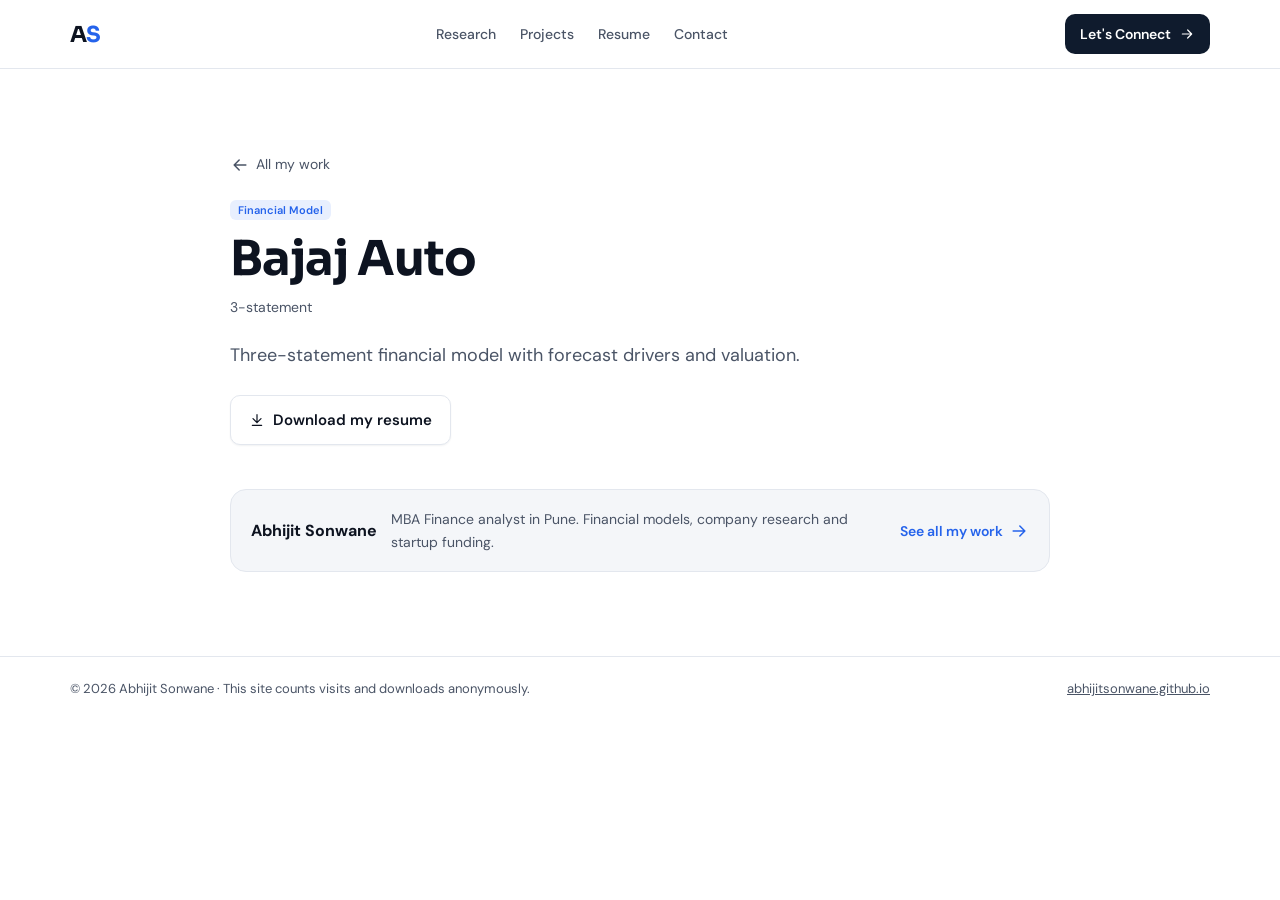
<file: work/bajaj-auto/index.html>
<!doctype html>
<html lang="en">
<head>
<meta charset="utf-8">
<meta name="viewport" content="width=device-width,initial-scale=1,viewport-fit=cover">
<title>Bajaj Auto | Abhijit Sonwane</title>
<meta name="description" content="Three-statement financial model with forecast drivers and valuation.">
<meta property="og:type" content="article">
<meta property="og:title" content="Bajaj Auto | Abhijit Sonwane">
<meta property="og:description" content="Three-statement financial model with forecast drivers and valuation.">
<meta property="og:image" content="https://abhijitsonwane.github.io/assets/og-default.png">
<meta property="og:url" content="https://abhijitsonwane.github.io/work/bajaj-auto/">
<meta name="twitter:card" content="summary_large_image">
<link rel="canonical" href="https://abhijitsonwane.github.io/work/bajaj-auto/">
<link rel="stylesheet" href="https://fonts.googleapis.com/css2?family=Sora:wght@500;600;700&family=DM+Sans:ital,opsz,wght@0,9..40,400;0,9..40,500;0,9..40,600;1,9..40,400&family=IBM+Plex+Mono:wght@400;500&display=swap">
<link rel="stylesheet" href="/assets/site.css?v=20261025b">
</head>
<body>
<svg width="0" height="0" style="position:absolute" aria-hidden="true"><symbol id="i-file" viewBox="0 0 24 24"><path d="M14 3H6a1 1 0 0 0-1 1v16a1 1 0 0 0 1 1h12a1 1 0 0 0 1-1V8z"/><path d="M14 3v5h5M9 13h6M9 17h6"/></symbol><symbol id="i-out" viewBox="0 0 24 24"><path d="M14 4h6v6M20 4l-9 9M18 14v5a1 1 0 0 1-1 1H5a1 1 0 0 1-1-1V7a1 1 0 0 1 1-1h5"/></symbol><symbol id="i-down" viewBox="0 0 24 24"><path d="M12 4v12M6 10l6 6 6-6M5 20h14"/></symbol><symbol id="i-arrow" viewBox="0 0 24 24"><path d="M5 12h14M13 6l6 6-6 6"/></symbol><symbol id="i-back" viewBox="0 0 24 24"><path d="M19 12H5M11 18l-6-6 6-6"/></symbol></svg>
<header class="nav"><div class="wrap"><a class="logo" href="/" aria-label="Abhijit Sonwane, home">A<span>S</span></a><nav class="links" aria-label="Sections"><a href="/#research">Research</a><a href="/#projects">Projects</a><a href="/#resume">Resume</a><a href="/#contact">Contact</a></nav><div class="nav-r"><a class="btn btn-dark btn-sm" href="/#contact">Let's Connect <svg class="ico" aria-hidden="true"><use href="#i-arrow"/></svg></a></div></div></header>
<main class="band detail"><div class="wrap"><a class="backlink" href="/#projects"><svg class="ico" aria-hidden="true"><use href="#i-back"/></svg> All my work</a><article><span class="chip">Financial Model</span><h1>Bajaj Auto</h1><p class="meta">3-statement</p><p class="lede">Three-statement financial model with forecast drivers and valuation.</p><div class="cta"><a class="btn btn-light" id="heroResume" href="/media/docs/abhijit-sonwane-resume-mvmlpvel.pdf" target="_blank" rel="noopener"><svg class="ico" aria-hidden="true"><use href="#i-down"/></svg> Download my resume</a></div></article><aside class="aboutme"><b>Abhijit Sonwane</b><span>MBA Finance analyst in Pune. Financial models, company research and startup funding.</span><a href="/">See all my work <svg class="ico" aria-hidden="true"><use href="#i-arrow"/></svg></a></aside></div></main>
<footer><div class="wrap"><span>© 2026 Abhijit Sonwane · This site counts visits and downloads anonymously.</span><span><a href="/">abhijitsonwane.github.io</a></span></div></footer>
<script src="/assets/track.js?v=20261025b" defer></script>
</body>
</html>
</file>
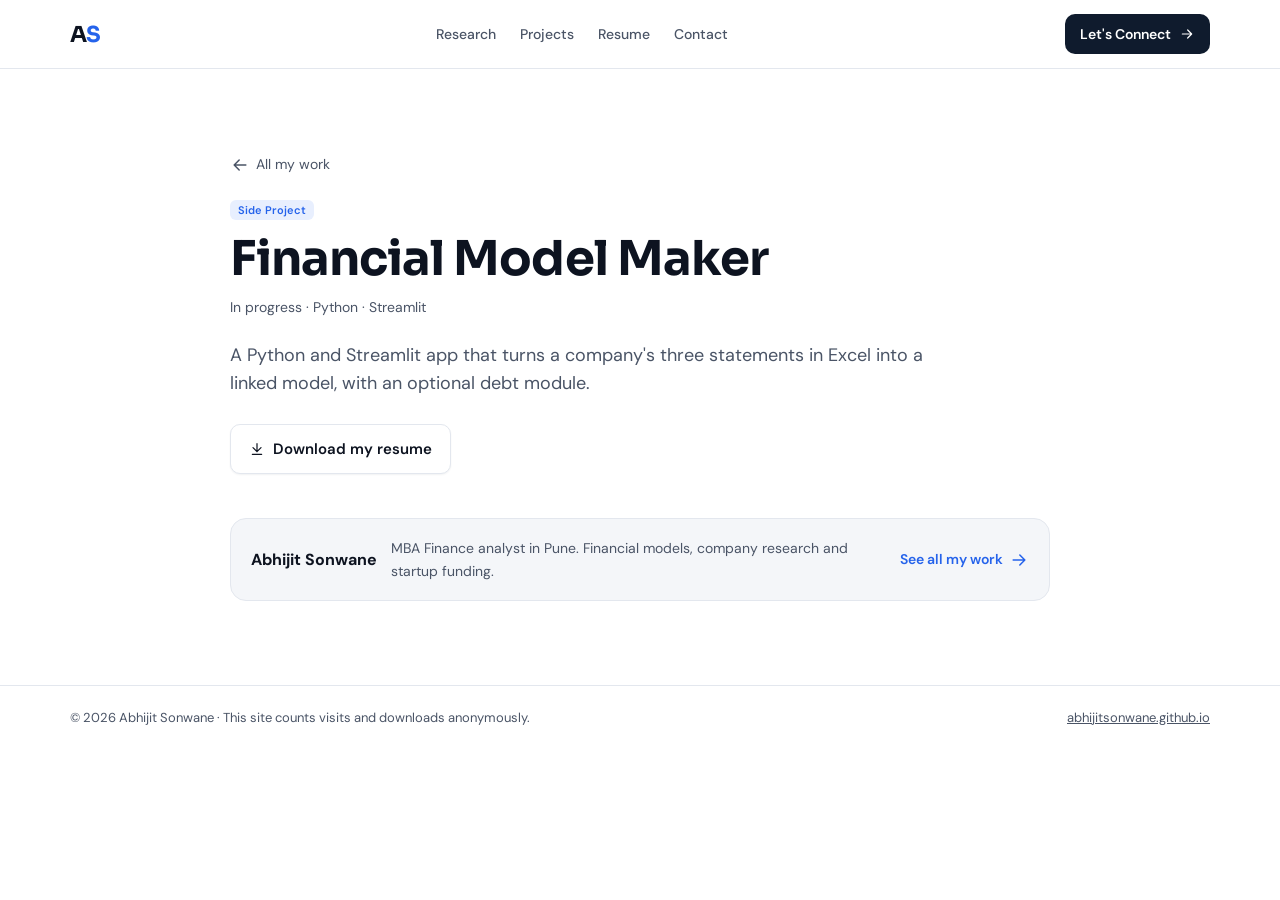
<file: work/financial-model-maker/index.html>
<!doctype html>
<html lang="en">
<head>
<meta charset="utf-8">
<meta name="viewport" content="width=device-width,initial-scale=1,viewport-fit=cover">
<title>Financial Model Maker | Abhijit Sonwane</title>
<meta name="description" content="A Python and Streamlit app that turns a company's three statements in Excel into a linked model, with an optional debt module.">
<meta property="og:type" content="article">
<meta property="og:title" content="Financial Model Maker | Abhijit Sonwane">
<meta property="og:description" content="A Python and Streamlit app that turns a company's three statements in Excel into a linked model, with an optional debt module.">
<meta property="og:image" content="https://abhijitsonwane.github.io/assets/og-default.png">
<meta property="og:url" content="https://abhijitsonwane.github.io/work/financial-model-maker/">
<meta name="twitter:card" content="summary_large_image">
<link rel="canonical" href="https://abhijitsonwane.github.io/work/financial-model-maker/">
<link rel="stylesheet" href="https://fonts.googleapis.com/css2?family=Sora:wght@500;600;700&family=DM+Sans:ital,opsz,wght@0,9..40,400;0,9..40,500;0,9..40,600;1,9..40,400&family=IBM+Plex+Mono:wght@400;500&display=swap">
<link rel="stylesheet" href="/assets/site.css?v=20261025b">
</head>
<body>
<svg width="0" height="0" style="position:absolute" aria-hidden="true"><symbol id="i-file" viewBox="0 0 24 24"><path d="M14 3H6a1 1 0 0 0-1 1v16a1 1 0 0 0 1 1h12a1 1 0 0 0 1-1V8z"/><path d="M14 3v5h5M9 13h6M9 17h6"/></symbol><symbol id="i-out" viewBox="0 0 24 24"><path d="M14 4h6v6M20 4l-9 9M18 14v5a1 1 0 0 1-1 1H5a1 1 0 0 1-1-1V7a1 1 0 0 1 1-1h5"/></symbol><symbol id="i-down" viewBox="0 0 24 24"><path d="M12 4v12M6 10l6 6 6-6M5 20h14"/></symbol><symbol id="i-arrow" viewBox="0 0 24 24"><path d="M5 12h14M13 6l6 6-6 6"/></symbol><symbol id="i-back" viewBox="0 0 24 24"><path d="M19 12H5M11 18l-6-6 6-6"/></symbol></svg>
<header class="nav"><div class="wrap"><a class="logo" href="/" aria-label="Abhijit Sonwane, home">A<span>S</span></a><nav class="links" aria-label="Sections"><a href="/#research">Research</a><a href="/#projects">Projects</a><a href="/#resume">Resume</a><a href="/#contact">Contact</a></nav><div class="nav-r"><a class="btn btn-dark btn-sm" href="/#contact">Let's Connect <svg class="ico" aria-hidden="true"><use href="#i-arrow"/></svg></a></div></div></header>
<main class="band detail"><div class="wrap"><a class="backlink" href="/#projects"><svg class="ico" aria-hidden="true"><use href="#i-back"/></svg> All my work</a><article><span class="chip">Side Project</span><h1>Financial Model Maker</h1><p class="meta">In progress · Python · Streamlit</p><p class="lede">A Python and Streamlit app that turns a company's three statements in Excel into a linked model, with an optional debt module.</p><div class="cta"><a class="btn btn-light" id="heroResume" href="/media/docs/abhijit-sonwane-resume-mvmlpvel.pdf" target="_blank" rel="noopener"><svg class="ico" aria-hidden="true"><use href="#i-down"/></svg> Download my resume</a></div></article><aside class="aboutme"><b>Abhijit Sonwane</b><span>MBA Finance analyst in Pune. Financial models, company research and startup funding.</span><a href="/">See all my work <svg class="ico" aria-hidden="true"><use href="#i-arrow"/></svg></a></aside></div></main>
<footer><div class="wrap"><span>© 2026 Abhijit Sonwane · This site counts visits and downloads anonymously.</span><span><a href="/">abhijitsonwane.github.io</a></span></div></footer>
<script src="/assets/track.js?v=20261025b" defer></script>
</body>
</html>
</file>
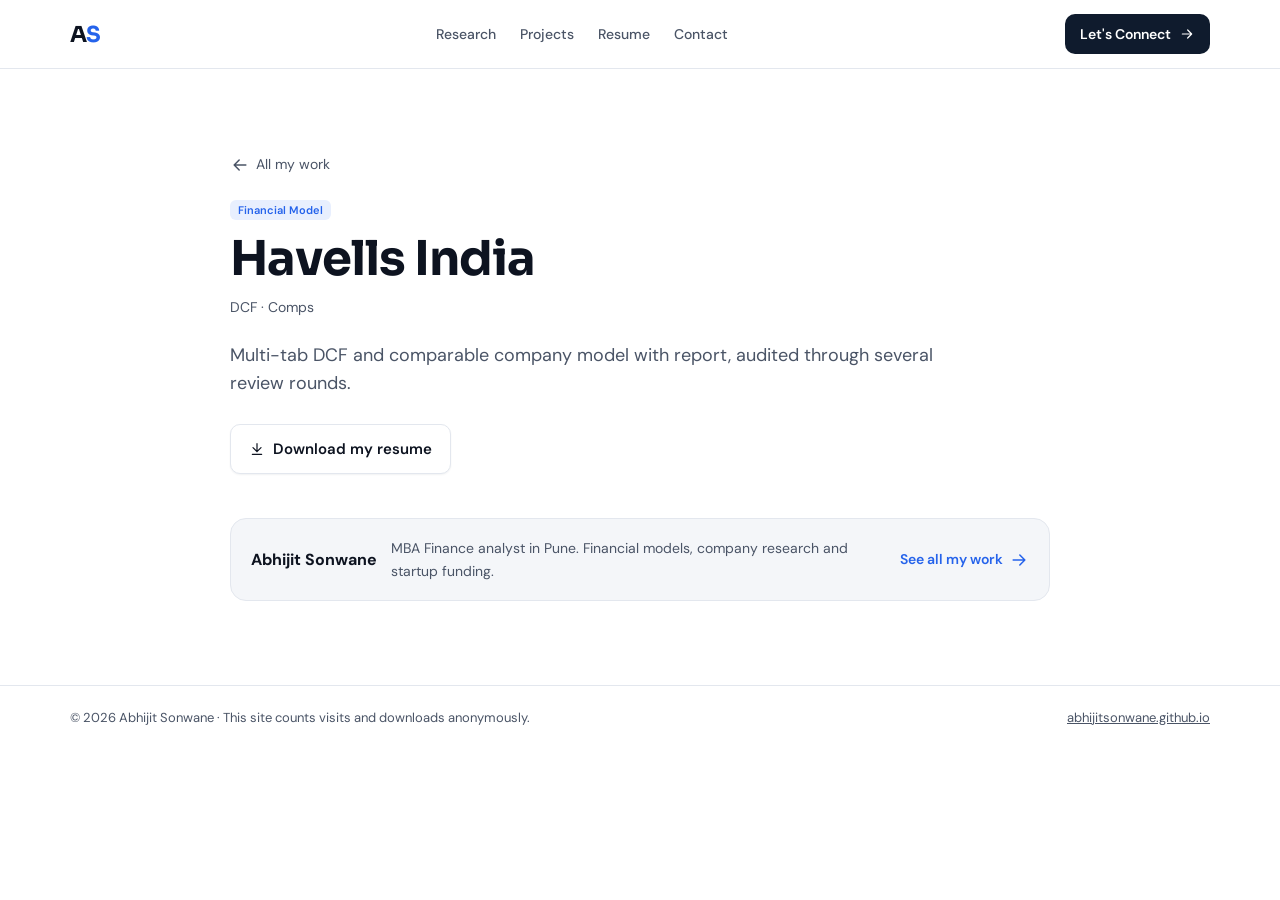
<file: work/havells-india/index.html>
<!doctype html>
<html lang="en">
<head>
<meta charset="utf-8">
<meta name="viewport" content="width=device-width,initial-scale=1,viewport-fit=cover">
<title>Havells India | Abhijit Sonwane</title>
<meta name="description" content="Multi-tab DCF and comparable company model with report, audited through several review rounds.">
<meta property="og:type" content="article">
<meta property="og:title" content="Havells India | Abhijit Sonwane">
<meta property="og:description" content="Multi-tab DCF and comparable company model with report, audited through several review rounds.">
<meta property="og:image" content="https://abhijitsonwane.github.io/assets/og-default.png">
<meta property="og:url" content="https://abhijitsonwane.github.io/work/havells-india/">
<meta name="twitter:card" content="summary_large_image">
<link rel="canonical" href="https://abhijitsonwane.github.io/work/havells-india/">
<link rel="stylesheet" href="https://fonts.googleapis.com/css2?family=Sora:wght@500;600;700&family=DM+Sans:ital,opsz,wght@0,9..40,400;0,9..40,500;0,9..40,600;1,9..40,400&family=IBM+Plex+Mono:wght@400;500&display=swap">
<link rel="stylesheet" href="/assets/site.css?v=20261025b">
</head>
<body>
<svg width="0" height="0" style="position:absolute" aria-hidden="true"><symbol id="i-file" viewBox="0 0 24 24"><path d="M14 3H6a1 1 0 0 0-1 1v16a1 1 0 0 0 1 1h12a1 1 0 0 0 1-1V8z"/><path d="M14 3v5h5M9 13h6M9 17h6"/></symbol><symbol id="i-out" viewBox="0 0 24 24"><path d="M14 4h6v6M20 4l-9 9M18 14v5a1 1 0 0 1-1 1H5a1 1 0 0 1-1-1V7a1 1 0 0 1 1-1h5"/></symbol><symbol id="i-down" viewBox="0 0 24 24"><path d="M12 4v12M6 10l6 6 6-6M5 20h14"/></symbol><symbol id="i-arrow" viewBox="0 0 24 24"><path d="M5 12h14M13 6l6 6-6 6"/></symbol><symbol id="i-back" viewBox="0 0 24 24"><path d="M19 12H5M11 18l-6-6 6-6"/></symbol></svg>
<header class="nav"><div class="wrap"><a class="logo" href="/" aria-label="Abhijit Sonwane, home">A<span>S</span></a><nav class="links" aria-label="Sections"><a href="/#research">Research</a><a href="/#projects">Projects</a><a href="/#resume">Resume</a><a href="/#contact">Contact</a></nav><div class="nav-r"><a class="btn btn-dark btn-sm" href="/#contact">Let's Connect <svg class="ico" aria-hidden="true"><use href="#i-arrow"/></svg></a></div></div></header>
<main class="band detail"><div class="wrap"><a class="backlink" href="/#projects"><svg class="ico" aria-hidden="true"><use href="#i-back"/></svg> All my work</a><article><span class="chip">Financial Model</span><h1>Havells India</h1><p class="meta">DCF · Comps</p><p class="lede">Multi-tab DCF and comparable company model with report, audited through several review rounds.</p><div class="cta"><a class="btn btn-light" id="heroResume" href="/media/docs/abhijit-sonwane-resume-mvmlpvel.pdf" target="_blank" rel="noopener"><svg class="ico" aria-hidden="true"><use href="#i-down"/></svg> Download my resume</a></div></article><aside class="aboutme"><b>Abhijit Sonwane</b><span>MBA Finance analyst in Pune. Financial models, company research and startup funding.</span><a href="/">See all my work <svg class="ico" aria-hidden="true"><use href="#i-arrow"/></svg></a></aside></div></main>
<footer><div class="wrap"><span>© 2026 Abhijit Sonwane · This site counts visits and downloads anonymously.</span><span><a href="/">abhijitsonwane.github.io</a></span></div></footer>
<script src="/assets/track.js?v=20261025b" defer></script>
</body>
</html>
</file>
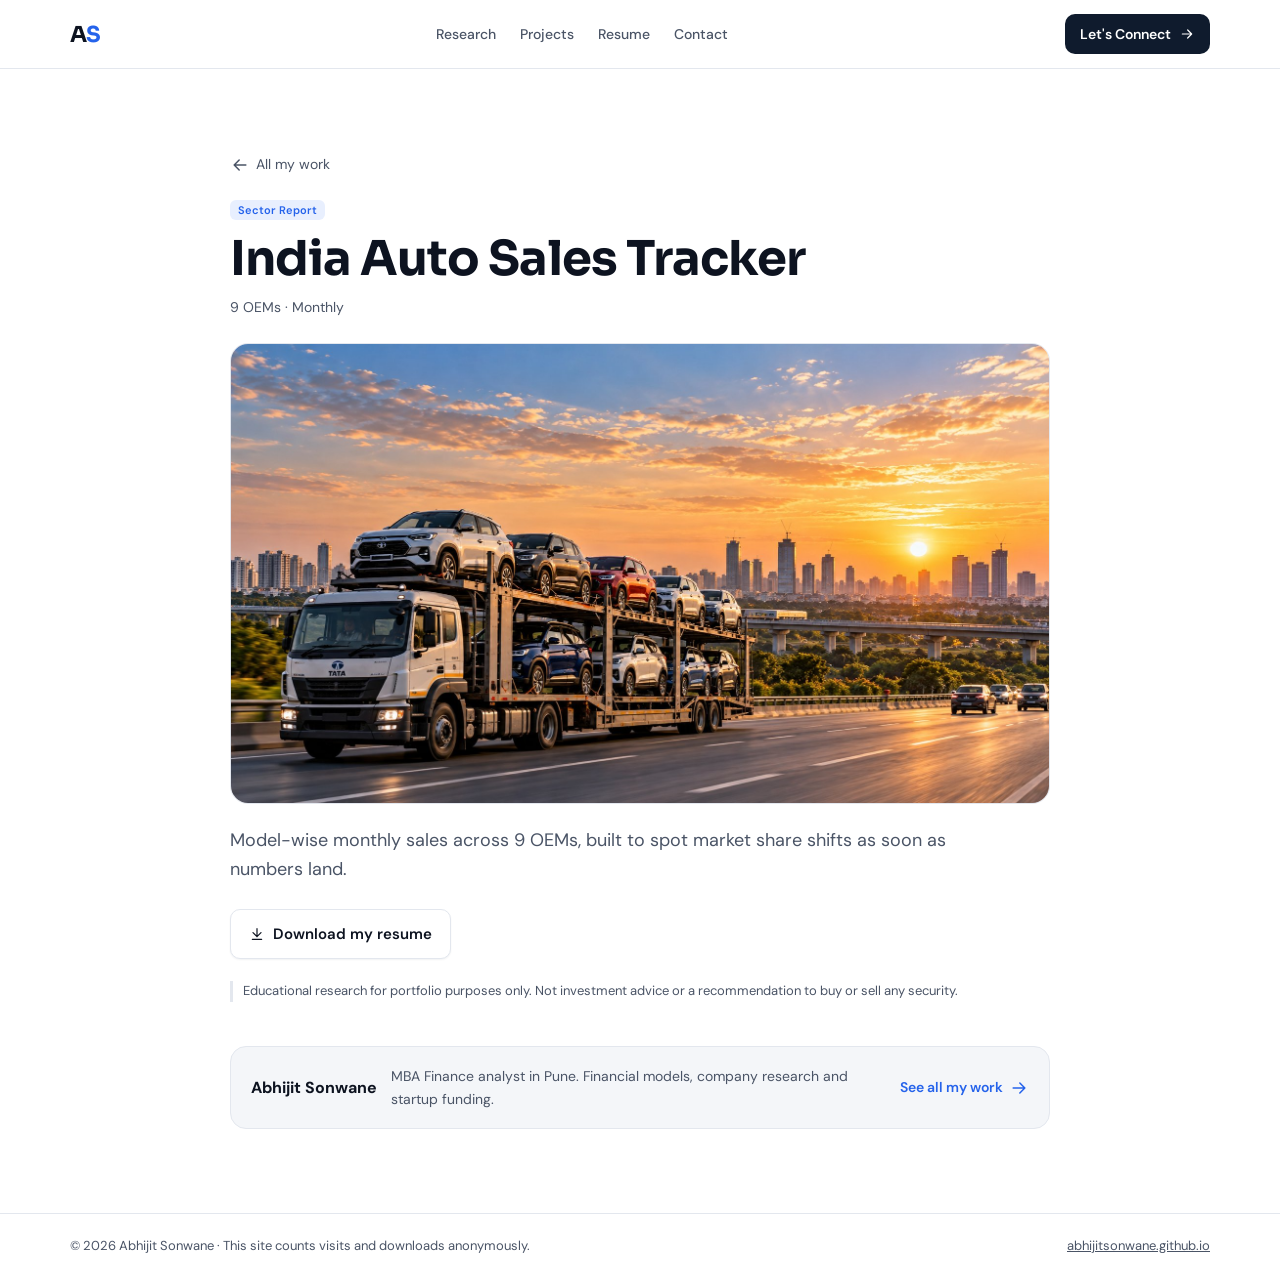
<file: work/india-auto-sales-tracker/index.html>
<!doctype html>
<html lang="en">
<head>
<meta charset="utf-8">
<meta name="viewport" content="width=device-width,initial-scale=1,viewport-fit=cover">
<title>India Auto Sales Tracker | Abhijit Sonwane</title>
<meta name="description" content="Model-wise monthly sales across 9 OEMs, built to spot market share shifts as soon as numbers land.">
<meta property="og:type" content="article">
<meta property="og:title" content="India Auto Sales Tracker | Abhijit Sonwane">
<meta property="og:description" content="Model-wise monthly sales across 9 OEMs, built to spot market share shifts as soon as numbers land.">
<meta property="og:image" content="https://abhijitsonwane.github.io/media/images/7e2ff496-a119-454e-aad7-d78dc679750a-mvm8mwqh.jpg">
<meta property="og:url" content="https://abhijitsonwane.github.io/work/india-auto-sales-tracker/">
<meta name="twitter:card" content="summary_large_image">
<link rel="canonical" href="https://abhijitsonwane.github.io/work/india-auto-sales-tracker/">
<link rel="stylesheet" href="https://fonts.googleapis.com/css2?family=Sora:wght@500;600;700&family=DM+Sans:ital,opsz,wght@0,9..40,400;0,9..40,500;0,9..40,600;1,9..40,400&family=IBM+Plex+Mono:wght@400;500&display=swap">
<link rel="stylesheet" href="/assets/site.css?v=20261025b">
</head>
<body>
<svg width="0" height="0" style="position:absolute" aria-hidden="true"><symbol id="i-file" viewBox="0 0 24 24"><path d="M14 3H6a1 1 0 0 0-1 1v16a1 1 0 0 0 1 1h12a1 1 0 0 0 1-1V8z"/><path d="M14 3v5h5M9 13h6M9 17h6"/></symbol><symbol id="i-out" viewBox="0 0 24 24"><path d="M14 4h6v6M20 4l-9 9M18 14v5a1 1 0 0 1-1 1H5a1 1 0 0 1-1-1V7a1 1 0 0 1 1-1h5"/></symbol><symbol id="i-down" viewBox="0 0 24 24"><path d="M12 4v12M6 10l6 6 6-6M5 20h14"/></symbol><symbol id="i-arrow" viewBox="0 0 24 24"><path d="M5 12h14M13 6l6 6-6 6"/></symbol><symbol id="i-back" viewBox="0 0 24 24"><path d="M19 12H5M11 18l-6-6 6-6"/></symbol></svg>
<header class="nav"><div class="wrap"><a class="logo" href="/" aria-label="Abhijit Sonwane, home">A<span>S</span></a><nav class="links" aria-label="Sections"><a href="/#research">Research</a><a href="/#projects">Projects</a><a href="/#resume">Resume</a><a href="/#contact">Contact</a></nav><div class="nav-r"><a class="btn btn-dark btn-sm" href="/#contact">Let's Connect <svg class="ico" aria-hidden="true"><use href="#i-arrow"/></svg></a></div></div></header>
<main class="band detail"><div class="wrap"><a class="backlink" href="/#research"><svg class="ico" aria-hidden="true"><use href="#i-back"/></svg> All my work</a><article><span class="chip">Sector Report</span><h1>India Auto Sales Tracker</h1><p class="meta">9 OEMs · Monthly</p><div class="cover"><img src="/media/images/7e2ff496-a119-454e-aad7-d78dc679750a-mvm8mwqh.jpg" alt=""></div><p class="lede">Model-wise monthly sales across 9 OEMs, built to spot market share shifts as soon as numbers land.</p><div class="cta"><a class="btn btn-light" id="heroResume" href="/media/docs/abhijit-sonwane-resume-mvmlpvel.pdf" target="_blank" rel="noopener"><svg class="ico" aria-hidden="true"><use href="#i-down"/></svg> Download my resume</a></div><p class="disclaim">Educational research for portfolio purposes only. Not investment advice or a recommendation to buy or sell any security.</p></article><aside class="aboutme"><b>Abhijit Sonwane</b><span>MBA Finance analyst in Pune. Financial models, company research and startup funding.</span><a href="/">See all my work <svg class="ico" aria-hidden="true"><use href="#i-arrow"/></svg></a></aside></div></main>
<footer><div class="wrap"><span>© 2026 Abhijit Sonwane · This site counts visits and downloads anonymously.</span><span><a href="/">abhijitsonwane.github.io</a></span></div></footer>
<script src="/assets/track.js?v=20261025b" defer></script>
</body>
</html>
</file>
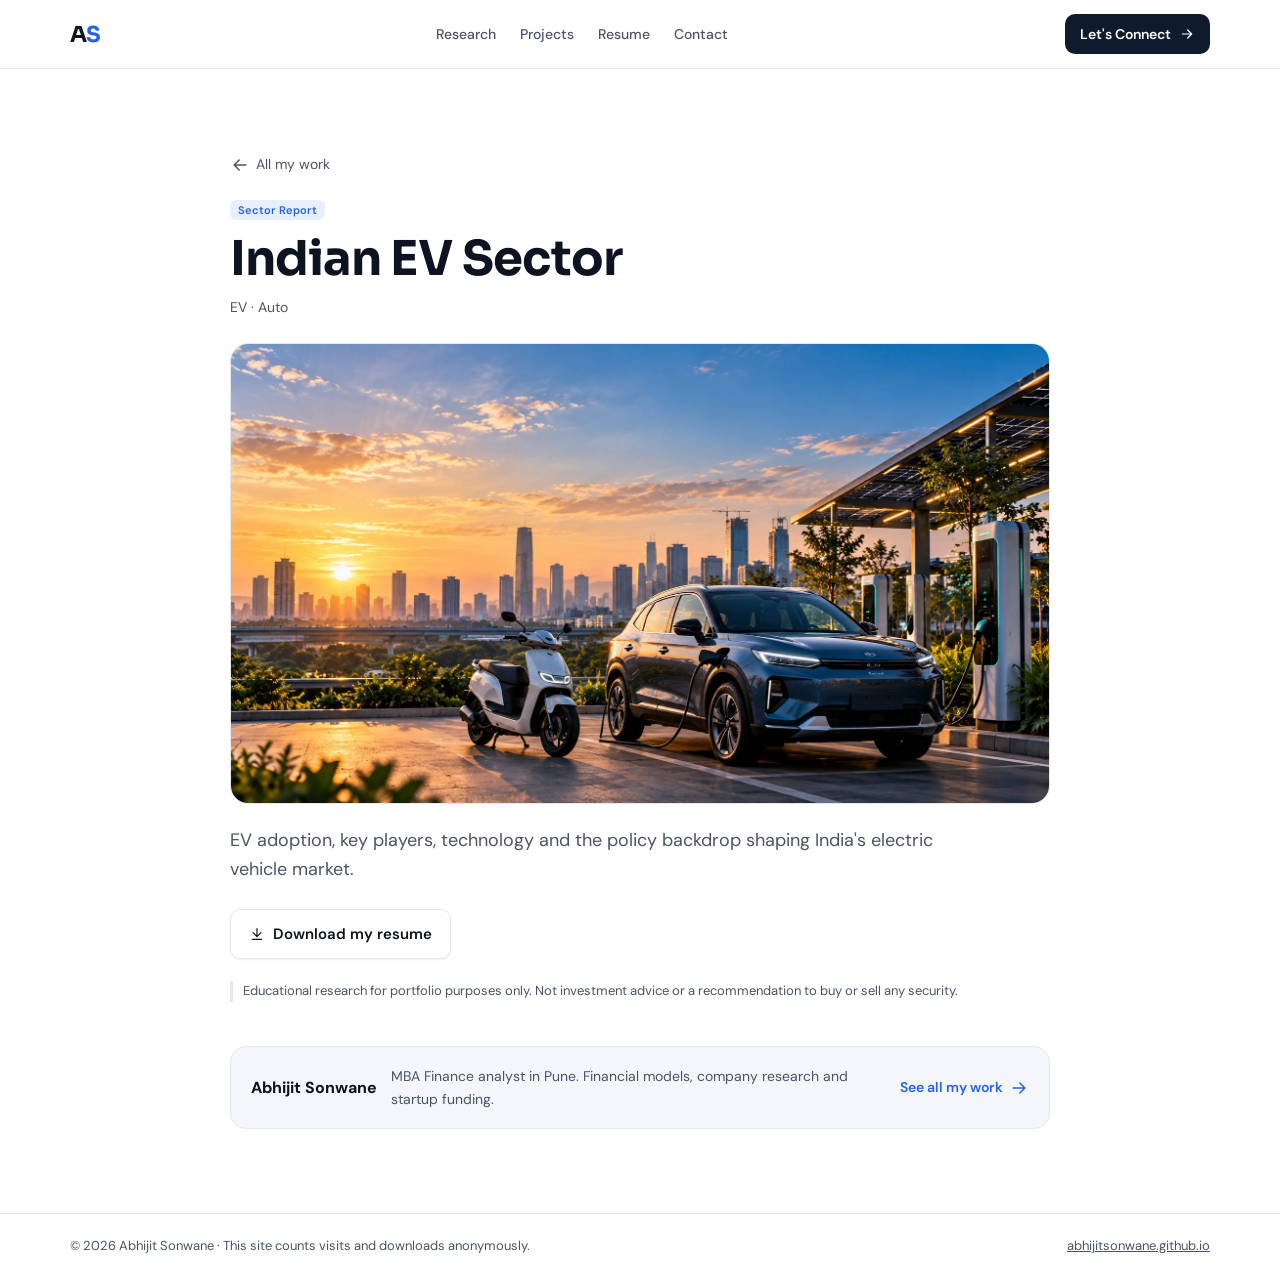
<file: work/indian-ev-sector/index.html>
<!doctype html>
<html lang="en">
<head>
<meta charset="utf-8">
<meta name="viewport" content="width=device-width,initial-scale=1,viewport-fit=cover">
<title>Indian EV Sector | Abhijit Sonwane</title>
<meta name="description" content="EV adoption, key players, technology and the policy backdrop shaping India's electric vehicle market.">
<meta property="og:type" content="article">
<meta property="og:title" content="Indian EV Sector | Abhijit Sonwane">
<meta property="og:description" content="EV adoption, key players, technology and the policy backdrop shaping India's electric vehicle market.">
<meta property="og:image" content="https://abhijitsonwane.github.io/media/images/7ef651d2-fc4f-49b0-8544-a57c32bfc405-mvm8mcaa.jpg">
<meta property="og:url" content="https://abhijitsonwane.github.io/work/indian-ev-sector/">
<meta name="twitter:card" content="summary_large_image">
<link rel="canonical" href="https://abhijitsonwane.github.io/work/indian-ev-sector/">
<link rel="stylesheet" href="https://fonts.googleapis.com/css2?family=Sora:wght@500;600;700&family=DM+Sans:ital,opsz,wght@0,9..40,400;0,9..40,500;0,9..40,600;1,9..40,400&family=IBM+Plex+Mono:wght@400;500&display=swap">
<link rel="stylesheet" href="/assets/site.css?v=20261025b">
</head>
<body>
<svg width="0" height="0" style="position:absolute" aria-hidden="true"><symbol id="i-file" viewBox="0 0 24 24"><path d="M14 3H6a1 1 0 0 0-1 1v16a1 1 0 0 0 1 1h12a1 1 0 0 0 1-1V8z"/><path d="M14 3v5h5M9 13h6M9 17h6"/></symbol><symbol id="i-out" viewBox="0 0 24 24"><path d="M14 4h6v6M20 4l-9 9M18 14v5a1 1 0 0 1-1 1H5a1 1 0 0 1-1-1V7a1 1 0 0 1 1-1h5"/></symbol><symbol id="i-down" viewBox="0 0 24 24"><path d="M12 4v12M6 10l6 6 6-6M5 20h14"/></symbol><symbol id="i-arrow" viewBox="0 0 24 24"><path d="M5 12h14M13 6l6 6-6 6"/></symbol><symbol id="i-back" viewBox="0 0 24 24"><path d="M19 12H5M11 18l-6-6 6-6"/></symbol></svg>
<header class="nav"><div class="wrap"><a class="logo" href="/" aria-label="Abhijit Sonwane, home">A<span>S</span></a><nav class="links" aria-label="Sections"><a href="/#research">Research</a><a href="/#projects">Projects</a><a href="/#resume">Resume</a><a href="/#contact">Contact</a></nav><div class="nav-r"><a class="btn btn-dark btn-sm" href="/#contact">Let's Connect <svg class="ico" aria-hidden="true"><use href="#i-arrow"/></svg></a></div></div></header>
<main class="band detail"><div class="wrap"><a class="backlink" href="/#research"><svg class="ico" aria-hidden="true"><use href="#i-back"/></svg> All my work</a><article><span class="chip">Sector Report</span><h1>Indian EV Sector</h1><p class="meta">EV · Auto</p><div class="cover"><img src="/media/images/7ef651d2-fc4f-49b0-8544-a57c32bfc405-mvm8mcaa.jpg" alt=""></div><p class="lede">EV adoption, key players, technology and the policy backdrop shaping India's electric vehicle market.</p><div class="cta"><a class="btn btn-light" id="heroResume" href="/media/docs/abhijit-sonwane-resume-mvmlpvel.pdf" target="_blank" rel="noopener"><svg class="ico" aria-hidden="true"><use href="#i-down"/></svg> Download my resume</a></div><p class="disclaim">Educational research for portfolio purposes only. Not investment advice or a recommendation to buy or sell any security.</p></article><aside class="aboutme"><b>Abhijit Sonwane</b><span>MBA Finance analyst in Pune. Financial models, company research and startup funding.</span><a href="/">See all my work <svg class="ico" aria-hidden="true"><use href="#i-arrow"/></svg></a></aside></div></main>
<footer><div class="wrap"><span>© 2026 Abhijit Sonwane · This site counts visits and downloads anonymously.</span><span><a href="/">abhijitsonwane.github.io</a></span></div></footer>
<script src="/assets/track.js?v=20261025b" defer></script>
</body>
</html>
</file>
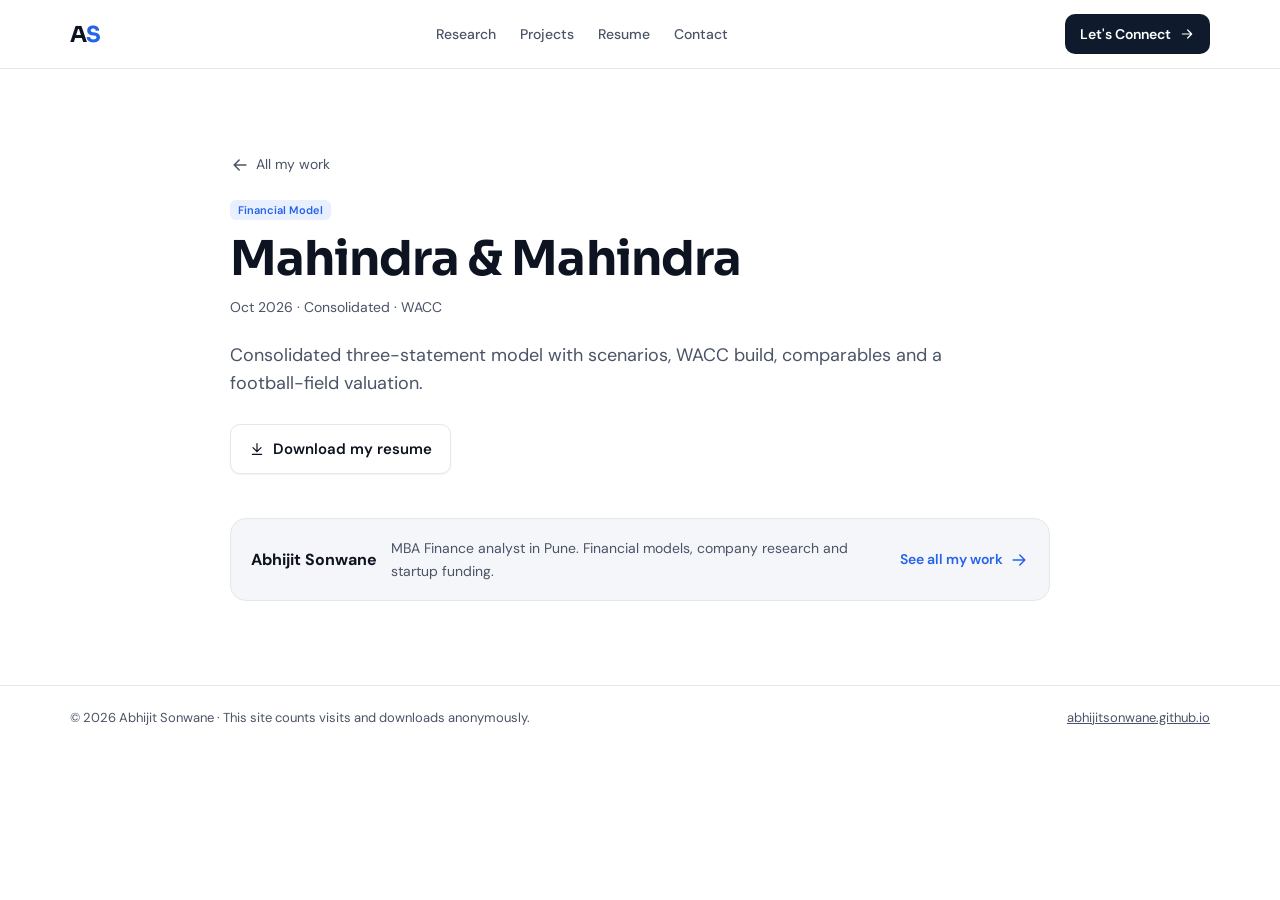
<file: work/mahindra-and-mahindra/index.html>
<!doctype html>
<html lang="en">
<head>
<meta charset="utf-8">
<meta name="viewport" content="width=device-width,initial-scale=1,viewport-fit=cover">
<title>Mahindra &amp; Mahindra | Abhijit Sonwane</title>
<meta name="description" content="Consolidated three-statement model with scenarios, WACC build, comparables and a football-field valuation.">
<meta property="og:type" content="article">
<meta property="og:title" content="Mahindra &amp; Mahindra | Abhijit Sonwane">
<meta property="og:description" content="Consolidated three-statement model with scenarios, WACC build, comparables and a football-field valuation.">
<meta property="og:image" content="https://abhijitsonwane.github.io/assets/og-default.png">
<meta property="og:url" content="https://abhijitsonwane.github.io/work/mahindra-and-mahindra/">
<meta name="twitter:card" content="summary_large_image">
<link rel="canonical" href="https://abhijitsonwane.github.io/work/mahindra-and-mahindra/">
<link rel="stylesheet" href="https://fonts.googleapis.com/css2?family=Sora:wght@500;600;700&family=DM+Sans:ital,opsz,wght@0,9..40,400;0,9..40,500;0,9..40,600;1,9..40,400&family=IBM+Plex+Mono:wght@400;500&display=swap">
<link rel="stylesheet" href="/assets/site.css?v=20261025b">
</head>
<body>
<svg width="0" height="0" style="position:absolute" aria-hidden="true"><symbol id="i-file" viewBox="0 0 24 24"><path d="M14 3H6a1 1 0 0 0-1 1v16a1 1 0 0 0 1 1h12a1 1 0 0 0 1-1V8z"/><path d="M14 3v5h5M9 13h6M9 17h6"/></symbol><symbol id="i-out" viewBox="0 0 24 24"><path d="M14 4h6v6M20 4l-9 9M18 14v5a1 1 0 0 1-1 1H5a1 1 0 0 1-1-1V7a1 1 0 0 1 1-1h5"/></symbol><symbol id="i-down" viewBox="0 0 24 24"><path d="M12 4v12M6 10l6 6 6-6M5 20h14"/></symbol><symbol id="i-arrow" viewBox="0 0 24 24"><path d="M5 12h14M13 6l6 6-6 6"/></symbol><symbol id="i-back" viewBox="0 0 24 24"><path d="M19 12H5M11 18l-6-6 6-6"/></symbol></svg>
<header class="nav"><div class="wrap"><a class="logo" href="/" aria-label="Abhijit Sonwane, home">A<span>S</span></a><nav class="links" aria-label="Sections"><a href="/#research">Research</a><a href="/#projects">Projects</a><a href="/#resume">Resume</a><a href="/#contact">Contact</a></nav><div class="nav-r"><a class="btn btn-dark btn-sm" href="/#contact">Let's Connect <svg class="ico" aria-hidden="true"><use href="#i-arrow"/></svg></a></div></div></header>
<main class="band detail"><div class="wrap"><a class="backlink" href="/#projects"><svg class="ico" aria-hidden="true"><use href="#i-back"/></svg> All my work</a><article><span class="chip">Financial Model</span><h1>Mahindra &amp; Mahindra</h1><p class="meta">Oct 2026 · Consolidated · WACC</p><p class="lede">Consolidated three-statement model with scenarios, WACC build, comparables and a football-field valuation.</p><div class="cta"><a class="btn btn-light" id="heroResume" href="/media/docs/abhijit-sonwane-resume-mvmlpvel.pdf" target="_blank" rel="noopener"><svg class="ico" aria-hidden="true"><use href="#i-down"/></svg> Download my resume</a></div></article><aside class="aboutme"><b>Abhijit Sonwane</b><span>MBA Finance analyst in Pune. Financial models, company research and startup funding.</span><a href="/">See all my work <svg class="ico" aria-hidden="true"><use href="#i-arrow"/></svg></a></aside></div></main>
<footer><div class="wrap"><span>© 2026 Abhijit Sonwane · This site counts visits and downloads anonymously.</span><span><a href="/">abhijitsonwane.github.io</a></span></div></footer>
<script src="/assets/track.js?v=20261025b" defer></script>
</body>
</html>
</file>
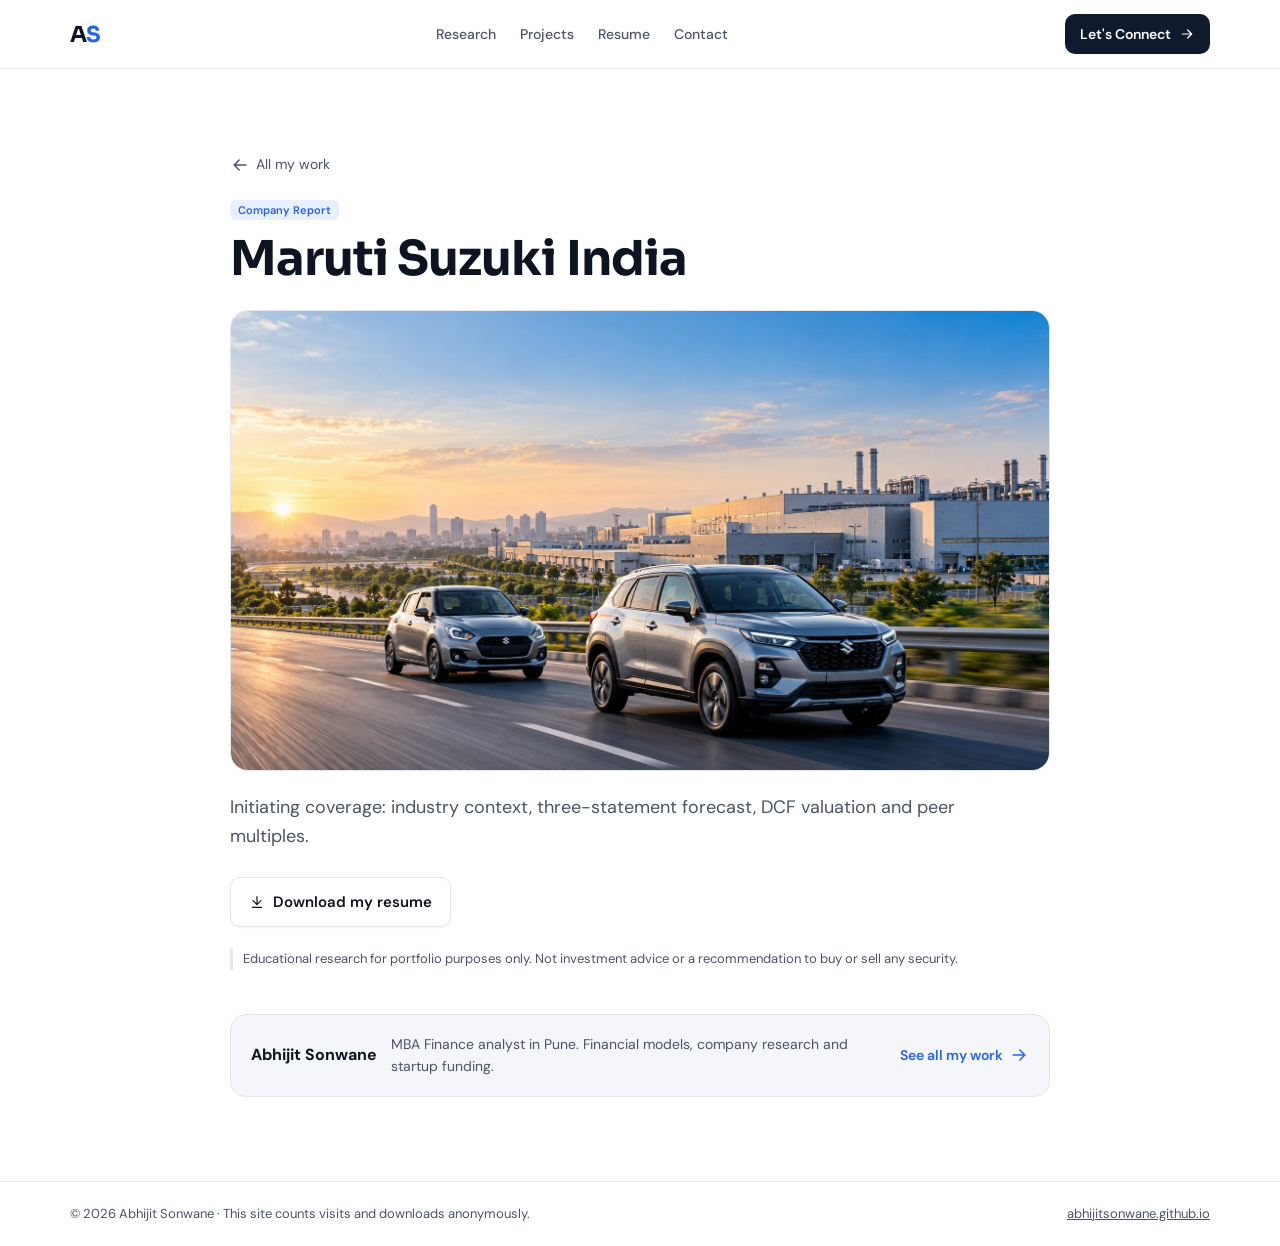
<file: work/maruti-suzuki-india/index.html>
<!doctype html>
<html lang="en">
<head>
<meta charset="utf-8">
<meta name="viewport" content="width=device-width,initial-scale=1,viewport-fit=cover">
<title>Maruti Suzuki India | Abhijit Sonwane</title>
<meta name="description" content="Initiating coverage: industry context, three-statement forecast, DCF valuation and peer multiples.">
<meta property="og:type" content="article">
<meta property="og:title" content="Maruti Suzuki India | Abhijit Sonwane">
<meta property="og:description" content="Initiating coverage: industry context, three-statement forecast, DCF valuation and peer multiples.">
<meta property="og:image" content="https://abhijitsonwane.github.io/media/images/74632302-4998-4445-92f7-7bf9792e64c7-mvm8j67o.jpg">
<meta property="og:url" content="https://abhijitsonwane.github.io/work/maruti-suzuki-india/">
<meta name="twitter:card" content="summary_large_image">
<link rel="canonical" href="https://abhijitsonwane.github.io/work/maruti-suzuki-india/">
<link rel="stylesheet" href="https://fonts.googleapis.com/css2?family=Sora:wght@500;600;700&family=DM+Sans:ital,opsz,wght@0,9..40,400;0,9..40,500;0,9..40,600;1,9..40,400&family=IBM+Plex+Mono:wght@400;500&display=swap">
<link rel="stylesheet" href="/assets/site.css?v=20261025b">
</head>
<body>
<svg width="0" height="0" style="position:absolute" aria-hidden="true"><symbol id="i-file" viewBox="0 0 24 24"><path d="M14 3H6a1 1 0 0 0-1 1v16a1 1 0 0 0 1 1h12a1 1 0 0 0 1-1V8z"/><path d="M14 3v5h5M9 13h6M9 17h6"/></symbol><symbol id="i-out" viewBox="0 0 24 24"><path d="M14 4h6v6M20 4l-9 9M18 14v5a1 1 0 0 1-1 1H5a1 1 0 0 1-1-1V7a1 1 0 0 1 1-1h5"/></symbol><symbol id="i-down" viewBox="0 0 24 24"><path d="M12 4v12M6 10l6 6 6-6M5 20h14"/></symbol><symbol id="i-arrow" viewBox="0 0 24 24"><path d="M5 12h14M13 6l6 6-6 6"/></symbol><symbol id="i-back" viewBox="0 0 24 24"><path d="M19 12H5M11 18l-6-6 6-6"/></symbol></svg>
<header class="nav"><div class="wrap"><a class="logo" href="/" aria-label="Abhijit Sonwane, home">A<span>S</span></a><nav class="links" aria-label="Sections"><a href="/#research">Research</a><a href="/#projects">Projects</a><a href="/#resume">Resume</a><a href="/#contact">Contact</a></nav><div class="nav-r"><a class="btn btn-dark btn-sm" href="/#contact">Let's Connect <svg class="ico" aria-hidden="true"><use href="#i-arrow"/></svg></a></div></div></header>
<main class="band detail"><div class="wrap"><a class="backlink" href="/#research"><svg class="ico" aria-hidden="true"><use href="#i-back"/></svg> All my work</a><article><span class="chip">Company Report</span><h1>Maruti Suzuki India</h1><div class="cover"><img src="/media/images/74632302-4998-4445-92f7-7bf9792e64c7-mvm8j67o.jpg" alt=""></div><p class="lede">Initiating coverage: industry context, three-statement forecast, DCF valuation and peer multiples.</p><div class="cta"><a class="btn btn-light" id="heroResume" href="/media/docs/abhijit-sonwane-resume-mvmlpvel.pdf" target="_blank" rel="noopener"><svg class="ico" aria-hidden="true"><use href="#i-down"/></svg> Download my resume</a></div><p class="disclaim">Educational research for portfolio purposes only. Not investment advice or a recommendation to buy or sell any security.</p></article><aside class="aboutme"><b>Abhijit Sonwane</b><span>MBA Finance analyst in Pune. Financial models, company research and startup funding.</span><a href="/">See all my work <svg class="ico" aria-hidden="true"><use href="#i-arrow"/></svg></a></aside></div></main>
<footer><div class="wrap"><span>© 2026 Abhijit Sonwane · This site counts visits and downloads anonymously.</span><span><a href="/">abhijitsonwane.github.io</a></span></div></footer>
<script src="/assets/track.js?v=20261025b" defer></script>
</body>
</html>
</file>
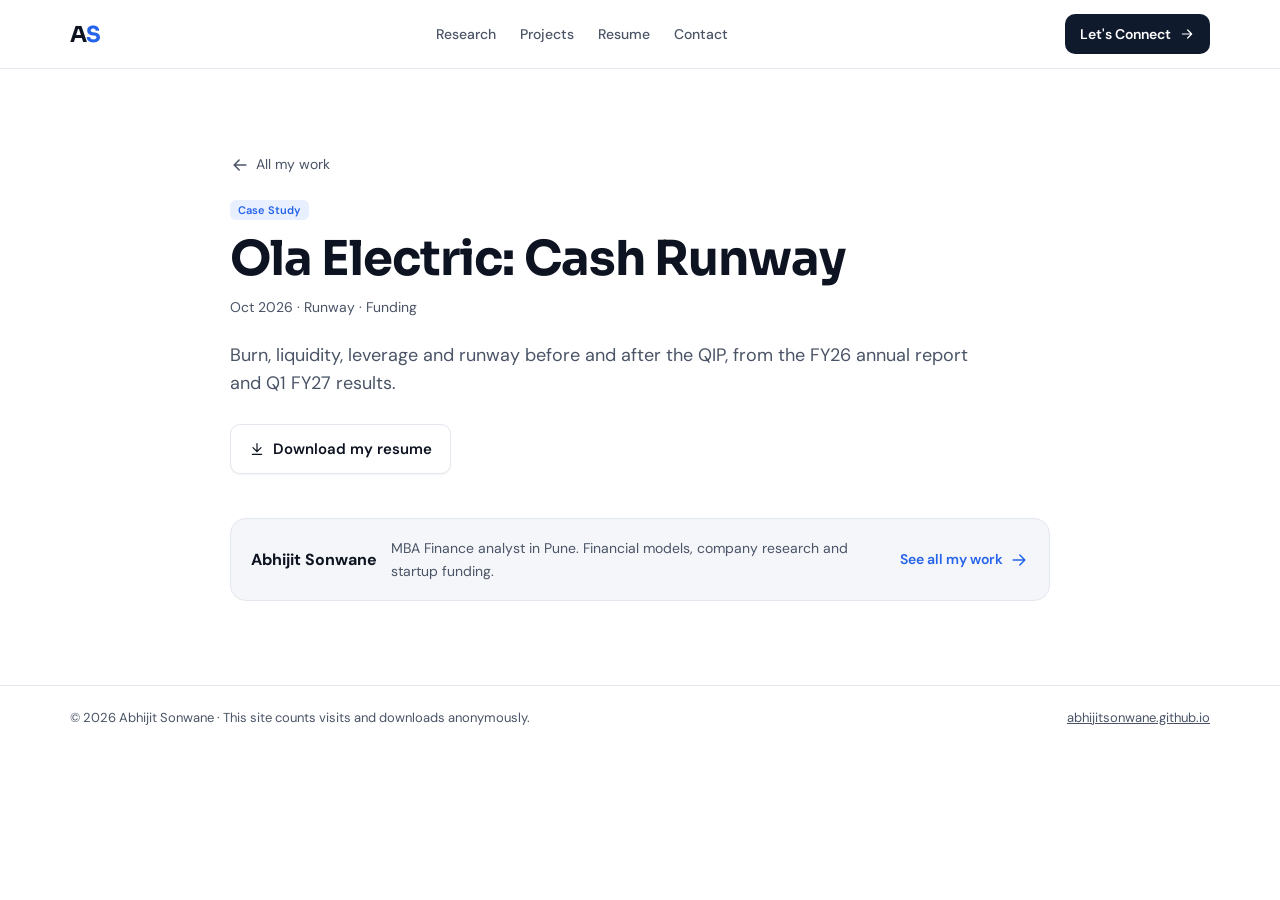
<file: work/ola-electric-cash-runway/index.html>
<!doctype html>
<html lang="en">
<head>
<meta charset="utf-8">
<meta name="viewport" content="width=device-width,initial-scale=1,viewport-fit=cover">
<title>Ola Electric: Cash Runway | Abhijit Sonwane</title>
<meta name="description" content="Burn, liquidity, leverage and runway before and after the QIP, from the FY26 annual report and Q1 FY27 results.">
<meta property="og:type" content="article">
<meta property="og:title" content="Ola Electric: Cash Runway | Abhijit Sonwane">
<meta property="og:description" content="Burn, liquidity, leverage and runway before and after the QIP, from the FY26 annual report and Q1 FY27 results.">
<meta property="og:image" content="https://abhijitsonwane.github.io/assets/og-default.png">
<meta property="og:url" content="https://abhijitsonwane.github.io/work/ola-electric-cash-runway/">
<meta name="twitter:card" content="summary_large_image">
<link rel="canonical" href="https://abhijitsonwane.github.io/work/ola-electric-cash-runway/">
<link rel="stylesheet" href="https://fonts.googleapis.com/css2?family=Sora:wght@500;600;700&family=DM+Sans:ital,opsz,wght@0,9..40,400;0,9..40,500;0,9..40,600;1,9..40,400&family=IBM+Plex+Mono:wght@400;500&display=swap">
<link rel="stylesheet" href="/assets/site.css?v=20261025b">
</head>
<body>
<svg width="0" height="0" style="position:absolute" aria-hidden="true"><symbol id="i-file" viewBox="0 0 24 24"><path d="M14 3H6a1 1 0 0 0-1 1v16a1 1 0 0 0 1 1h12a1 1 0 0 0 1-1V8z"/><path d="M14 3v5h5M9 13h6M9 17h6"/></symbol><symbol id="i-out" viewBox="0 0 24 24"><path d="M14 4h6v6M20 4l-9 9M18 14v5a1 1 0 0 1-1 1H5a1 1 0 0 1-1-1V7a1 1 0 0 1 1-1h5"/></symbol><symbol id="i-down" viewBox="0 0 24 24"><path d="M12 4v12M6 10l6 6 6-6M5 20h14"/></symbol><symbol id="i-arrow" viewBox="0 0 24 24"><path d="M5 12h14M13 6l6 6-6 6"/></symbol><symbol id="i-back" viewBox="0 0 24 24"><path d="M19 12H5M11 18l-6-6 6-6"/></symbol></svg>
<header class="nav"><div class="wrap"><a class="logo" href="/" aria-label="Abhijit Sonwane, home">A<span>S</span></a><nav class="links" aria-label="Sections"><a href="/#research">Research</a><a href="/#projects">Projects</a><a href="/#resume">Resume</a><a href="/#contact">Contact</a></nav><div class="nav-r"><a class="btn btn-dark btn-sm" href="/#contact">Let's Connect <svg class="ico" aria-hidden="true"><use href="#i-arrow"/></svg></a></div></div></header>
<main class="band detail"><div class="wrap"><a class="backlink" href="/#projects"><svg class="ico" aria-hidden="true"><use href="#i-back"/></svg> All my work</a><article><span class="chip">Case Study</span><h1>Ola Electric: Cash Runway</h1><p class="meta">Oct 2026 · Runway · Funding</p><p class="lede">Burn, liquidity, leverage and runway before and after the QIP, from the FY26 annual report and Q1 FY27 results.</p><div class="cta"><a class="btn btn-light" id="heroResume" href="/media/docs/abhijit-sonwane-resume-mvmlpvel.pdf" target="_blank" rel="noopener"><svg class="ico" aria-hidden="true"><use href="#i-down"/></svg> Download my resume</a></div></article><aside class="aboutme"><b>Abhijit Sonwane</b><span>MBA Finance analyst in Pune. Financial models, company research and startup funding.</span><a href="/">See all my work <svg class="ico" aria-hidden="true"><use href="#i-arrow"/></svg></a></aside></div></main>
<footer><div class="wrap"><span>© 2026 Abhijit Sonwane · This site counts visits and downloads anonymously.</span><span><a href="/">abhijitsonwane.github.io</a></span></div></footer>
<script src="/assets/track.js?v=20261025b" defer></script>
</body>
</html>
</file>
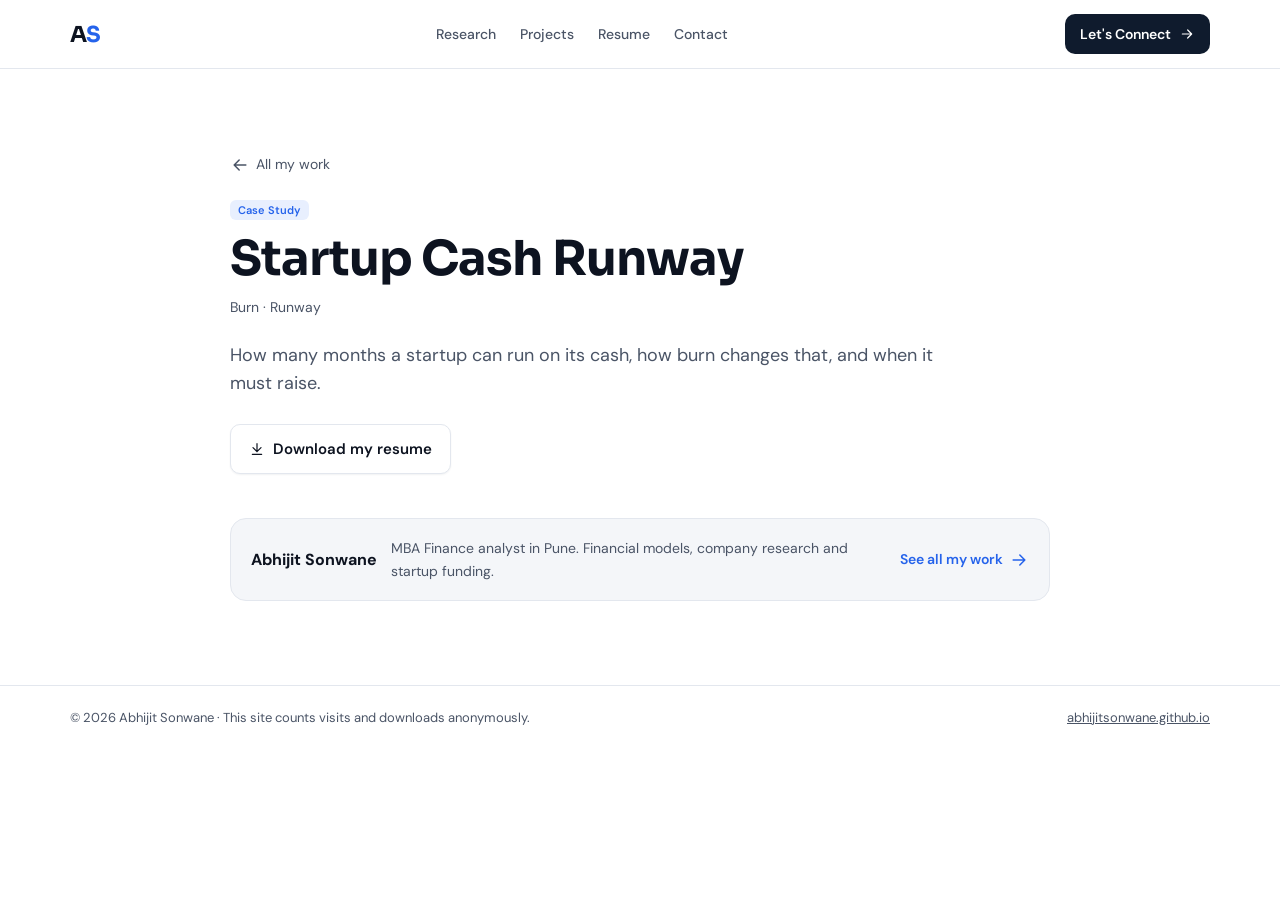
<file: work/startup-cash-runway/index.html>
<!doctype html>
<html lang="en">
<head>
<meta charset="utf-8">
<meta name="viewport" content="width=device-width,initial-scale=1,viewport-fit=cover">
<title>Startup Cash Runway | Abhijit Sonwane</title>
<meta name="description" content="How many months a startup can run on its cash, how burn changes that, and when it must raise.">
<meta property="og:type" content="article">
<meta property="og:title" content="Startup Cash Runway | Abhijit Sonwane">
<meta property="og:description" content="How many months a startup can run on its cash, how burn changes that, and when it must raise.">
<meta property="og:image" content="https://abhijitsonwane.github.io/assets/og-default.png">
<meta property="og:url" content="https://abhijitsonwane.github.io/work/startup-cash-runway/">
<meta name="twitter:card" content="summary_large_image">
<link rel="canonical" href="https://abhijitsonwane.github.io/work/startup-cash-runway/">
<link rel="stylesheet" href="https://fonts.googleapis.com/css2?family=Sora:wght@500;600;700&family=DM+Sans:ital,opsz,wght@0,9..40,400;0,9..40,500;0,9..40,600;1,9..40,400&family=IBM+Plex+Mono:wght@400;500&display=swap">
<link rel="stylesheet" href="/assets/site.css?v=20261025b">
</head>
<body>
<svg width="0" height="0" style="position:absolute" aria-hidden="true"><symbol id="i-file" viewBox="0 0 24 24"><path d="M14 3H6a1 1 0 0 0-1 1v16a1 1 0 0 0 1 1h12a1 1 0 0 0 1-1V8z"/><path d="M14 3v5h5M9 13h6M9 17h6"/></symbol><symbol id="i-out" viewBox="0 0 24 24"><path d="M14 4h6v6M20 4l-9 9M18 14v5a1 1 0 0 1-1 1H5a1 1 0 0 1-1-1V7a1 1 0 0 1 1-1h5"/></symbol><symbol id="i-down" viewBox="0 0 24 24"><path d="M12 4v12M6 10l6 6 6-6M5 20h14"/></symbol><symbol id="i-arrow" viewBox="0 0 24 24"><path d="M5 12h14M13 6l6 6-6 6"/></symbol><symbol id="i-back" viewBox="0 0 24 24"><path d="M19 12H5M11 18l-6-6 6-6"/></symbol></svg>
<header class="nav"><div class="wrap"><a class="logo" href="/" aria-label="Abhijit Sonwane, home">A<span>S</span></a><nav class="links" aria-label="Sections"><a href="/#research">Research</a><a href="/#projects">Projects</a><a href="/#resume">Resume</a><a href="/#contact">Contact</a></nav><div class="nav-r"><a class="btn btn-dark btn-sm" href="/#contact">Let's Connect <svg class="ico" aria-hidden="true"><use href="#i-arrow"/></svg></a></div></div></header>
<main class="band detail"><div class="wrap"><a class="backlink" href="/#projects"><svg class="ico" aria-hidden="true"><use href="#i-back"/></svg> All my work</a><article><span class="chip">Case Study</span><h1>Startup Cash Runway</h1><p class="meta">Burn · Runway</p><p class="lede">How many months a startup can run on its cash, how burn changes that, and when it must raise.</p><div class="cta"><a class="btn btn-light" id="heroResume" href="/media/docs/abhijit-sonwane-resume-mvmlpvel.pdf" target="_blank" rel="noopener"><svg class="ico" aria-hidden="true"><use href="#i-down"/></svg> Download my resume</a></div></article><aside class="aboutme"><b>Abhijit Sonwane</b><span>MBA Finance analyst in Pune. Financial models, company research and startup funding.</span><a href="/">See all my work <svg class="ico" aria-hidden="true"><use href="#i-arrow"/></svg></a></aside></div></main>
<footer><div class="wrap"><span>© 2026 Abhijit Sonwane · This site counts visits and downloads anonymously.</span><span><a href="/">abhijitsonwane.github.io</a></span></div></footer>
<script src="/assets/track.js?v=20261025b" defer></script>
</body>
</html>
</file>
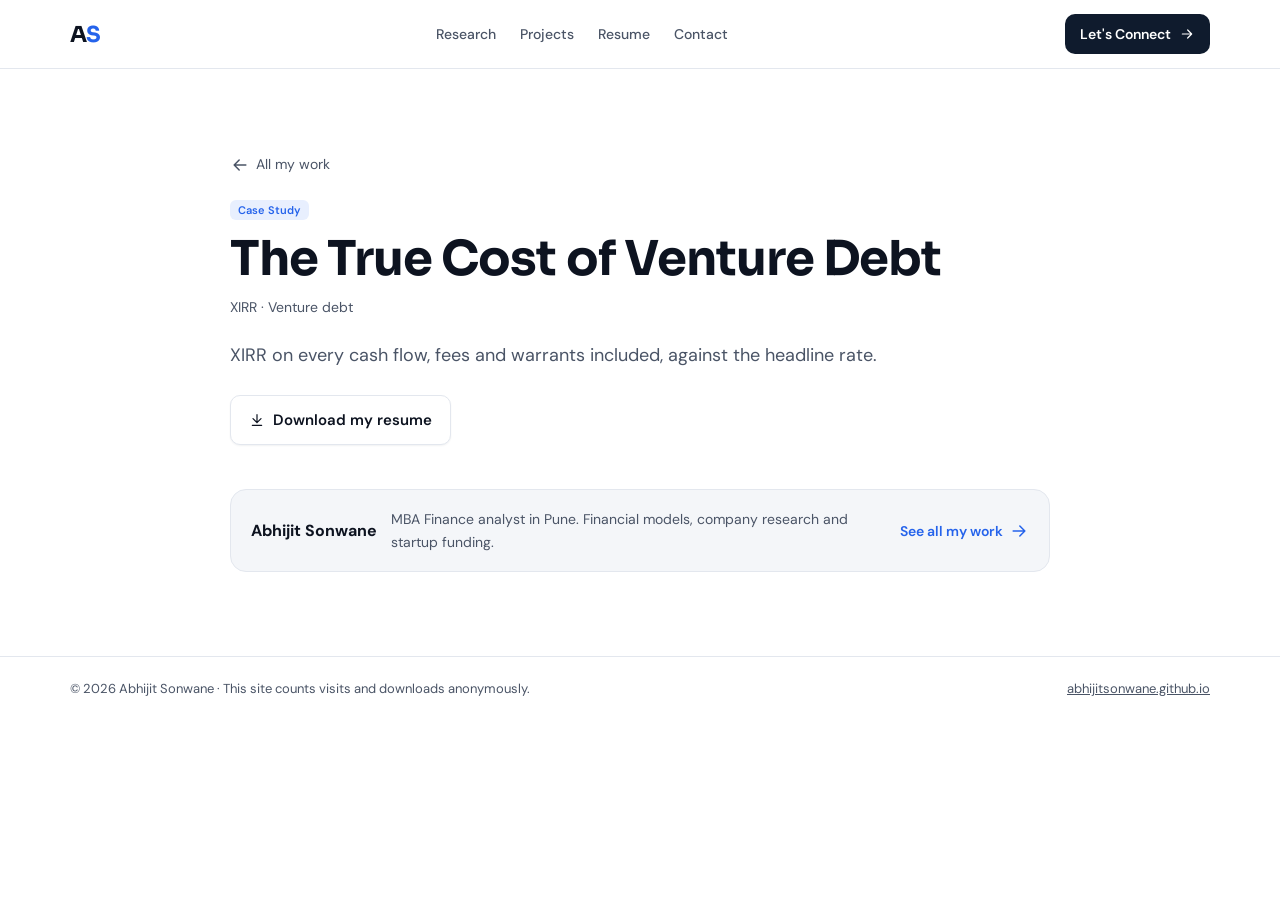
<file: work/the-true-cost-of-venture-debt/index.html>
<!doctype html>
<html lang="en">
<head>
<meta charset="utf-8">
<meta name="viewport" content="width=device-width,initial-scale=1,viewport-fit=cover">
<title>The True Cost of Venture Debt | Abhijit Sonwane</title>
<meta name="description" content="XIRR on every cash flow, fees and warrants included, against the headline rate.">
<meta property="og:type" content="article">
<meta property="og:title" content="The True Cost of Venture Debt | Abhijit Sonwane">
<meta property="og:description" content="XIRR on every cash flow, fees and warrants included, against the headline rate.">
<meta property="og:image" content="https://abhijitsonwane.github.io/assets/og-default.png">
<meta property="og:url" content="https://abhijitsonwane.github.io/work/the-true-cost-of-venture-debt/">
<meta name="twitter:card" content="summary_large_image">
<link rel="canonical" href="https://abhijitsonwane.github.io/work/the-true-cost-of-venture-debt/">
<link rel="stylesheet" href="https://fonts.googleapis.com/css2?family=Sora:wght@500;600;700&family=DM+Sans:ital,opsz,wght@0,9..40,400;0,9..40,500;0,9..40,600;1,9..40,400&family=IBM+Plex+Mono:wght@400;500&display=swap">
<link rel="stylesheet" href="/assets/site.css?v=20261025b">
</head>
<body>
<svg width="0" height="0" style="position:absolute" aria-hidden="true"><symbol id="i-file" viewBox="0 0 24 24"><path d="M14 3H6a1 1 0 0 0-1 1v16a1 1 0 0 0 1 1h12a1 1 0 0 0 1-1V8z"/><path d="M14 3v5h5M9 13h6M9 17h6"/></symbol><symbol id="i-out" viewBox="0 0 24 24"><path d="M14 4h6v6M20 4l-9 9M18 14v5a1 1 0 0 1-1 1H5a1 1 0 0 1-1-1V7a1 1 0 0 1 1-1h5"/></symbol><symbol id="i-down" viewBox="0 0 24 24"><path d="M12 4v12M6 10l6 6 6-6M5 20h14"/></symbol><symbol id="i-arrow" viewBox="0 0 24 24"><path d="M5 12h14M13 6l6 6-6 6"/></symbol><symbol id="i-back" viewBox="0 0 24 24"><path d="M19 12H5M11 18l-6-6 6-6"/></symbol></svg>
<header class="nav"><div class="wrap"><a class="logo" href="/" aria-label="Abhijit Sonwane, home">A<span>S</span></a><nav class="links" aria-label="Sections"><a href="/#research">Research</a><a href="/#projects">Projects</a><a href="/#resume">Resume</a><a href="/#contact">Contact</a></nav><div class="nav-r"><a class="btn btn-dark btn-sm" href="/#contact">Let's Connect <svg class="ico" aria-hidden="true"><use href="#i-arrow"/></svg></a></div></div></header>
<main class="band detail"><div class="wrap"><a class="backlink" href="/#projects"><svg class="ico" aria-hidden="true"><use href="#i-back"/></svg> All my work</a><article><span class="chip">Case Study</span><h1>The True Cost of Venture Debt</h1><p class="meta">XIRR · Venture debt</p><p class="lede">XIRR on every cash flow, fees and warrants included, against the headline rate.</p><div class="cta"><a class="btn btn-light" id="heroResume" href="/media/docs/abhijit-sonwane-resume-mvmlpvel.pdf" target="_blank" rel="noopener"><svg class="ico" aria-hidden="true"><use href="#i-down"/></svg> Download my resume</a></div></article><aside class="aboutme"><b>Abhijit Sonwane</b><span>MBA Finance analyst in Pune. Financial models, company research and startup funding.</span><a href="/">See all my work <svg class="ico" aria-hidden="true"><use href="#i-arrow"/></svg></a></aside></div></main>
<footer><div class="wrap"><span>© 2026 Abhijit Sonwane · This site counts visits and downloads anonymously.</span><span><a href="/">abhijitsonwane.github.io</a></span></div></footer>
<script src="/assets/track.js?v=20261025b" defer></script>
</body>
</html>
</file>
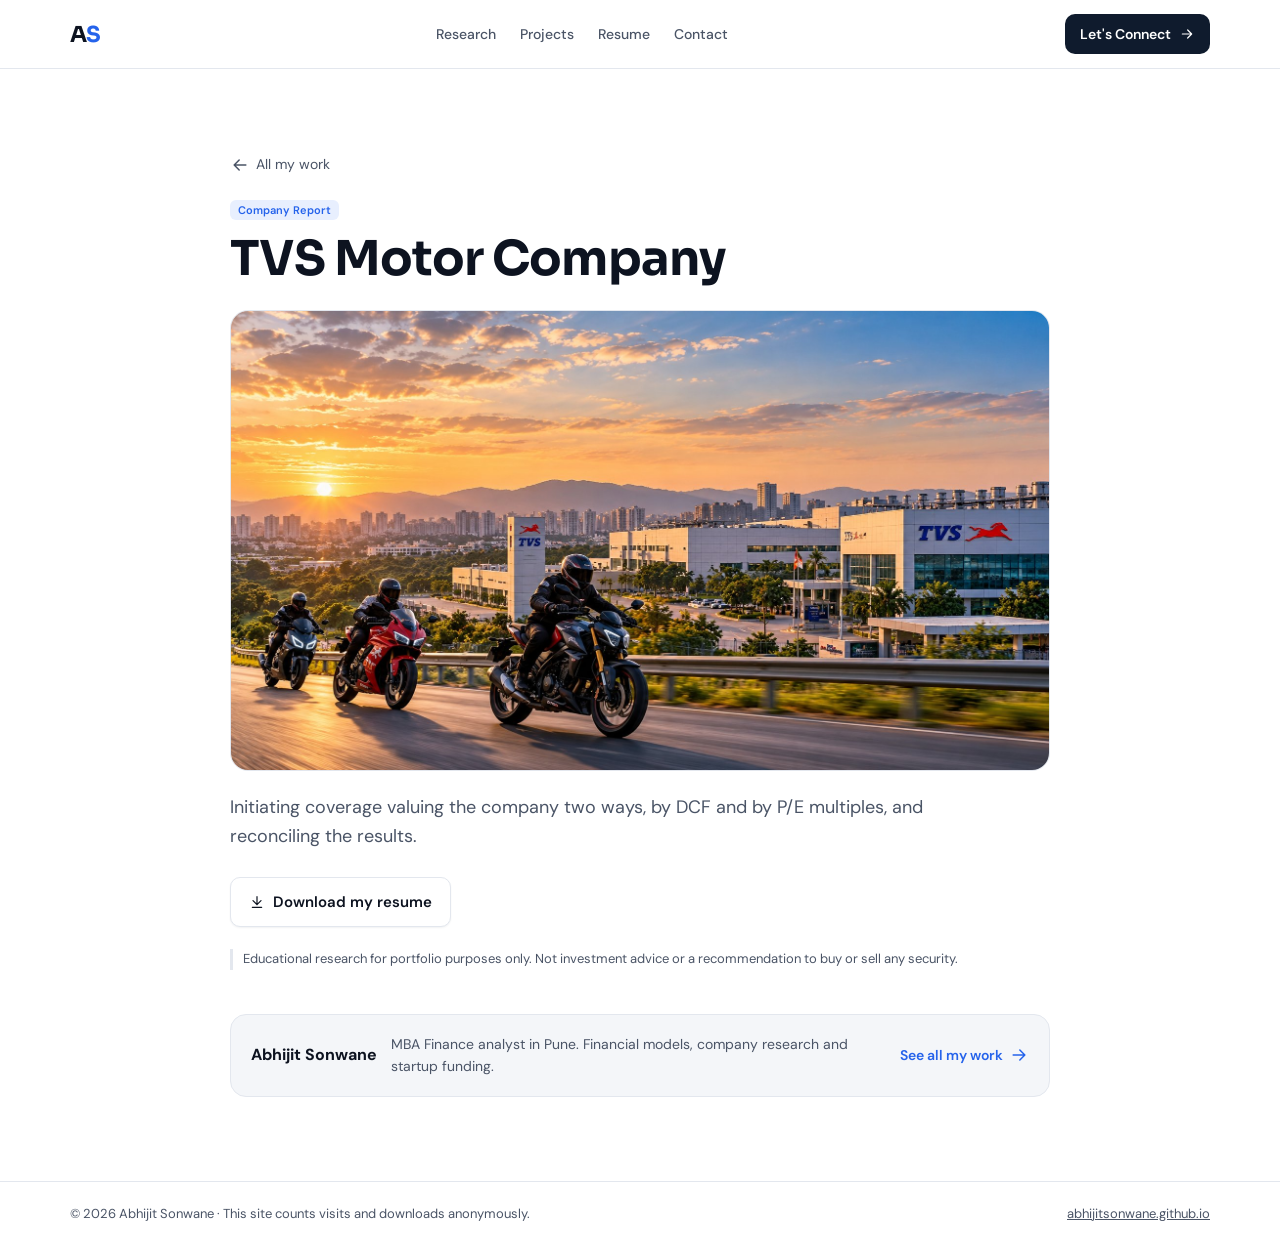
<file: work/tvs-motor-company/index.html>
<!doctype html>
<html lang="en">
<head>
<meta charset="utf-8">
<meta name="viewport" content="width=device-width,initial-scale=1,viewport-fit=cover">
<title>TVS Motor Company | Abhijit Sonwane</title>
<meta name="description" content="Initiating coverage valuing the company two ways, by DCF and by P/E multiples, and reconciling the results.">
<meta property="og:type" content="article">
<meta property="og:title" content="TVS Motor Company | Abhijit Sonwane">
<meta property="og:description" content="Initiating coverage valuing the company two ways, by DCF and by P/E multiples, and reconciling the results.">
<meta property="og:image" content="https://abhijitsonwane.github.io/media/images/a0a94d59-d1b6-4284-90d2-18c21d65e0f9-mvm8jium.jpg">
<meta property="og:url" content="https://abhijitsonwane.github.io/work/tvs-motor-company/">
<meta name="twitter:card" content="summary_large_image">
<link rel="canonical" href="https://abhijitsonwane.github.io/work/tvs-motor-company/">
<link rel="stylesheet" href="https://fonts.googleapis.com/css2?family=Sora:wght@500;600;700&family=DM+Sans:ital,opsz,wght@0,9..40,400;0,9..40,500;0,9..40,600;1,9..40,400&family=IBM+Plex+Mono:wght@400;500&display=swap">
<link rel="stylesheet" href="/assets/site.css?v=20261025b">
</head>
<body>
<svg width="0" height="0" style="position:absolute" aria-hidden="true"><symbol id="i-file" viewBox="0 0 24 24"><path d="M14 3H6a1 1 0 0 0-1 1v16a1 1 0 0 0 1 1h12a1 1 0 0 0 1-1V8z"/><path d="M14 3v5h5M9 13h6M9 17h6"/></symbol><symbol id="i-out" viewBox="0 0 24 24"><path d="M14 4h6v6M20 4l-9 9M18 14v5a1 1 0 0 1-1 1H5a1 1 0 0 1-1-1V7a1 1 0 0 1 1-1h5"/></symbol><symbol id="i-down" viewBox="0 0 24 24"><path d="M12 4v12M6 10l6 6 6-6M5 20h14"/></symbol><symbol id="i-arrow" viewBox="0 0 24 24"><path d="M5 12h14M13 6l6 6-6 6"/></symbol><symbol id="i-back" viewBox="0 0 24 24"><path d="M19 12H5M11 18l-6-6 6-6"/></symbol></svg>
<header class="nav"><div class="wrap"><a class="logo" href="/" aria-label="Abhijit Sonwane, home">A<span>S</span></a><nav class="links" aria-label="Sections"><a href="/#research">Research</a><a href="/#projects">Projects</a><a href="/#resume">Resume</a><a href="/#contact">Contact</a></nav><div class="nav-r"><a class="btn btn-dark btn-sm" href="/#contact">Let's Connect <svg class="ico" aria-hidden="true"><use href="#i-arrow"/></svg></a></div></div></header>
<main class="band detail"><div class="wrap"><a class="backlink" href="/#research"><svg class="ico" aria-hidden="true"><use href="#i-back"/></svg> All my work</a><article><span class="chip">Company Report</span><h1>TVS Motor Company</h1><div class="cover"><img src="/media/images/a0a94d59-d1b6-4284-90d2-18c21d65e0f9-mvm8jium.jpg" alt=""></div><p class="lede">Initiating coverage valuing the company two ways, by DCF and by P/E multiples, and reconciling the results.</p><div class="cta"><a class="btn btn-light" id="heroResume" href="/media/docs/abhijit-sonwane-resume-mvmlpvel.pdf" target="_blank" rel="noopener"><svg class="ico" aria-hidden="true"><use href="#i-down"/></svg> Download my resume</a></div><p class="disclaim">Educational research for portfolio purposes only. Not investment advice or a recommendation to buy or sell any security.</p></article><aside class="aboutme"><b>Abhijit Sonwane</b><span>MBA Finance analyst in Pune. Financial models, company research and startup funding.</span><a href="/">See all my work <svg class="ico" aria-hidden="true"><use href="#i-arrow"/></svg></a></aside></div></main>
<footer><div class="wrap"><span>© 2026 Abhijit Sonwane · This site counts visits and downloads anonymously.</span><span><a href="/">abhijitsonwane.github.io</a></span></div></footer>
<script src="/assets/track.js?v=20261025b" defer></script>
</body>
</html>
</file>
<file: assets/site.css>
:root{padding-top:env(safe-area-inset-top,0px);padding-bottom:env(safe-area-inset-bottom,0px)}
body{margin:0}
img{max-width:100%}
[hidden]{display:none!important}

/* Layout: light finance portfolio in the style of Abhijit's mockups. Every section can carry a photo
   that fades softly into the page; the hero photo bleeds off the right edge. One light theme by design. */
:root{
  --bg:#FFFFFF; --mist:#F4F6F9; --ink:#0D1320; --sub:#4A5466; --line:#E3E7EE; --navy:#0F1B2D; --on-navy:#FFFFFF;
  --blue:#2563EB; --blue-soft:#E8EFFE; --up:#16A36A; --down:#DC4A4A;
  --head:"Sora", "Segoe UI", system-ui, sans-serif;
  --body:"DM Sans", "Segoe UI", system-ui, sans-serif;
  --mono:"IBM Plex Mono", ui-monospace, Menlo, monospace;
  --hand:"Caveat", "Segoe Print", cursive;
  color-scheme:light;
}
*{box-sizing:border-box}
body{background:var(--bg);color:var(--ink);font-family:var(--body);font-size:16px;line-height:1.6;-webkit-font-smoothing:antialiased}
.wrap{position:relative;z-index:1;max-width:1180px;margin:0 auto;padding-left:max(20px, env(safe-area-inset-left, 0px));padding-right:max(20px, env(safe-area-inset-right, 0px))}
a{color:inherit}
:focus-visible{outline:2px solid var(--blue);outline-offset:3px;border-radius:6px}
h1,h2,h3,h4{font-family:var(--head);margin:0;text-wrap:balance;letter-spacing:-.02em}
p{margin:0}
button{font:inherit;cursor:pointer}
.eyebrow{font-size:12px;font-weight:600;letter-spacing:.12em;text-transform:uppercase;color:var(--blue)}
.sub{color:var(--sub)}
.ico{width:20px;height:20px;flex:none;stroke:currentColor;fill:none;stroke-width:1.8;stroke-linecap:round;stroke-linejoin:round}
section{scroll-margin-top:72px}

/* Buttons */
.btn{display:inline-flex;align-items:center;gap:8px;border-radius:10px;padding:12px 18px;font-weight:600;font-size:15px;text-decoration:none;border:1px solid transparent;white-space:nowrap}
.btn .ico{width:16px;height:16px}
.btn-dark{background:var(--navy);color:var(--on-navy)}
.btn-dark:hover{background:#1c2a40}
.btn-light{background:var(--bg);color:var(--ink);border-color:var(--line);box-shadow:0 1px 2px rgba(15,27,45,.06)}
.btn-light:hover{border-color:#c9d0db}
.btn-sm{padding:8px 14px;font-size:14px}

/* Nav */
body::before{content:"";position:fixed;inset:0 0 auto;height:env(safe-area-inset-top, 0px);z-index:40;background:var(--bg)}
.nav{position:sticky;top:env(safe-area-inset-top, 0px);z-index:30;background:rgba(255,255,255,.9);backdrop-filter:blur(10px);border-bottom:1px solid var(--line)}
.nav .wrap{display:flex;align-items:center;justify-content:space-between;gap:16px;padding-block:14px}
.logo{font-family:var(--head);font-weight:700;font-size:22px;letter-spacing:-.06em;text-decoration:none}
.logo span{color:var(--blue)}
.links{display:flex;gap:24px}
.links a{text-decoration:none;font-size:14px;font-weight:500;color:var(--sub)}
.links a:hover{color:var(--ink)}
.nav-r{display:flex;gap:8px;align-items:center}

/* Soft photo layers */
.media{position:absolute;pointer-events:none;overflow:hidden;z-index:0}
.media img,.media svg{width:100%;height:100%;object-fit:cover;display:block}
.fade-l{-webkit-mask-image:linear-gradient(to right,transparent 0%,#000 38%);mask-image:linear-gradient(to right,transparent 0%,#000 38%)}
.bmedia{top:0;right:0;width:min(48%,640px);height:400px;
  -webkit-mask-image:linear-gradient(to right,transparent 0%,#000 45%),linear-gradient(to bottom,#000 45%,transparent 100%);
  -webkit-mask-composite:source-in;mask-image:linear-gradient(to right,transparent 0%,#000 45%),linear-gradient(to bottom,#000 45%,transparent 100%);mask-composite:intersect;opacity:.95}
.band{position:relative;overflow:hidden;padding-block:84px}
.band.mist{background:var(--mist)}
.head{display:flex;justify-content:space-between;align-items:flex-end;gap:24px;flex-wrap:wrap;margin-bottom:32px}
.head h2{font-size:clamp(30px,3.6vw,42px);line-height:1.12;margin-top:10px}
.head p{margin-top:12px;max-width:56ch}
.head p.disclaim{margin-top:10px;font-size:13px;color:var(--sub);border-left:3px solid var(--line);padding-left:10px}
.headtxt{max-width:620px}

/* Hero */
.hero{position:relative;overflow:hidden;background:#F7F9FC}
.hero-media{top:0;right:0;bottom:0;width:58%}
.hero-media .hand{position:absolute;top:36px;right:40px;font-family:var(--hand);font-size:34px;line-height:1.05;color:var(--ink);opacity:.75;transform:rotate(-6deg);text-align:right}
.hero .wrap{display:flex;flex-direction:column;justify-content:center;min-height:min(640px,90vh);padding-block:56px 48px}
.hero-txt{max-width:560px}
.tagline{font-size:12px;font-weight:600;letter-spacing:.12em;text-transform:uppercase;color:var(--sub)}
.tagline b{color:var(--blue);margin-inline:6px}
.hero h1{font-size:clamp(36px,5vw,58px);line-height:1.06;margin-top:16px}
.hero h1 em{font-style:normal;color:var(--blue)}
.hero .lede{font-size:17px;color:var(--sub);margin-top:18px;max-width:50ch}
.cta{display:flex;gap:12px;flex-wrap:wrap;margin-top:26px}
.quick{display:grid;grid-template-columns:repeat(4,minmax(0,1fr));gap:12px;margin-top:36px;max-width:720px}
.qcard{display:flex;gap:10px;align-items:flex-start;padding:14px;border-radius:14px;background:rgba(255,255,255,.88);border:1px solid var(--line);text-decoration:none;box-shadow:0 6px 18px -12px rgba(15,27,45,.3)}
.qcard:hover{border-color:#c4cddb}
.qcard .ico{color:var(--blue);margin-top:2px}
.qcard b{display:block;font-size:13px;line-height:1.25}
.qcard span{font-size:12px;color:var(--sub)}
.ph-note{position:absolute;left:50%;bottom:16px;transform:translateX(-50%);background:rgba(255,255,255,.9);border-radius:999px;padding:5px 12px;font-size:12px;color:var(--sub);pointer-events:none;white-space:nowrap}

/* Featured strip */
.featured-strip{padding-block:28px 8px}
.featured-strip h3{font-size:15px;margin-bottom:14px}
.fgrid{display:grid;grid-template-columns:repeat(4,minmax(0,1fr));gap:14px}
.fitem{text-decoration:none;border:1px solid var(--line);border-radius:14px;overflow:hidden;background:var(--bg)}
.fitem .cover{aspect-ratio:16/9}
.fitem div.t{padding:10px 12px}
.fitem b{display:block;font-size:14px}
.fitem span{font-size:12px;color:var(--sub)}

/* About */
.about{display:grid;grid-template-columns:minmax(0,1.15fr) minmax(0,.85fr) minmax(0,.8fr);gap:28px;align-items:start}
.about h2{font-size:clamp(28px,3.2vw,38px);line-height:1.15;margin-top:10px}
.about .copy p{margin-top:16px;color:var(--sub)}
.portrait{position:relative;border-radius:22px;overflow:hidden;aspect-ratio:4/4.5;background:var(--mist);box-shadow:0 26px 50px -30px rgba(15,27,45,.4)}
.portrait img,.portrait svg{width:100%;height:100%;object-fit:cover;display:block}
.facts{background:rgba(244,246,249,.92);border-radius:18px;padding:24px;display:flex;flex-direction:column;gap:18px}
.facts h3{font-size:16px}
.fact{display:grid;grid-template-columns:22px minmax(0,1fr);gap:12px}
.fact .ico{color:var(--sub);margin-top:2px}
.fact b{display:block;font-size:13px;font-weight:600}
.fact span{font-size:14px;color:var(--sub)}
.traits{display:grid;grid-template-columns:repeat(3,minmax(0,1fr));gap:16px;margin-top:28px}
.trait{border:1px solid var(--line);border-radius:16px;padding:20px;background:var(--bg)}
.trait .ico{color:var(--blue);width:24px;height:24px}
.trait h4{font-size:16px;margin-top:12px}
.trait p{font-size:14px;color:var(--sub);margin-top:6px}
.gallery{margin-top:32px}
.gallery h3{font-size:16px;margin-bottom:14px}
.ggrid{display:grid;grid-template-columns:repeat(auto-fill,minmax(min(100%,220px),1fr));gap:14px}
.gitem{margin:0;border-radius:14px;overflow:hidden;background:var(--mist);position:relative}
.gitem img{width:100%;aspect-ratio:4/3;object-fit:cover;display:block}
.gitem figcaption{position:absolute;left:0;right:0;bottom:0;padding:22px 12px 10px;font-size:13px;color:#fff;background:linear-gradient(transparent,rgba(15,27,45,.7))}

/* Open to work */
.cities{display:grid;grid-template-columns:repeat(auto-fill,minmax(min(100%,250px),1fr));gap:18px}
.city{border-radius:18px;overflow:hidden;background:var(--bg);border:1px solid var(--line);box-shadow:0 18px 40px -30px rgba(15,27,45,.45)}
.city .ph{aspect-ratio:4/3;position:relative;background:var(--mist)}
.city .ph img,.city .ph svg{width:100%;height:100%;object-fit:cover;display:block}
.city .ph::after{content:"";position:absolute;inset:0;background:linear-gradient(180deg,transparent 45%,rgba(15,27,45,.55))}
.city .nm{position:absolute;left:16px;bottom:12px;z-index:1;color:#fff;font-family:var(--head);font-weight:600;font-size:20px}
.city .info{padding:12px 16px 16px;display:flex;justify-content:space-between;align-items:center;gap:10px}
.city .info span{font-size:14px;color:var(--sub)}
.pill{font-size:12px;font-weight:600;border-radius:999px;padding:4px 10px;background:var(--blue-soft);color:var(--blue);white-space:nowrap}
.pill.home{background:#E3F6EE;color:var(--up)}

/* Research controls + cards */
.controls{display:flex;justify-content:space-between;gap:16px;flex-wrap:wrap;align-items:center;margin-bottom:24px}
.tabs{display:flex;gap:6px;flex-wrap:wrap}
.tab{border:1px solid transparent;background:none;border-radius:999px;padding:7px 14px;font-size:14px;font-weight:500;color:var(--sub)}
.tab:hover{color:var(--ink)}
.tab[aria-pressed="true"]{background:var(--navy);color:var(--on-navy)}
.search{display:flex;align-items:center;gap:8px;border:1px solid var(--line);border-radius:10px;padding:8px 12px;background:var(--bg);min-width:0;width:min(280px,100%)}
.search .ico{color:var(--sub);width:16px;height:16px}
.search input{border:none;outline:none;font:inherit;font-size:14px;width:100%;min-width:0;background:none;color:var(--ink)}
.search:focus-within{border-color:var(--blue)}
.grid{display:grid;grid-template-columns:repeat(4,minmax(0,1fr));gap:20px}
.grid.three{grid-template-columns:repeat(3,minmax(0,1fr))}
.card{background:var(--bg);border:1px solid var(--line);border-radius:16px;overflow:hidden;display:flex;flex-direction:column;min-width:0;transition:box-shadow .2s, transform .2s}
.card:hover{box-shadow:0 18px 40px -24px rgba(15,27,45,.35);transform:translateY(-2px)}
.cover{aspect-ratio:16/9;background:var(--mist);overflow:hidden}
.card .cover{border-bottom:1px solid var(--line)}
.cover img,.cover svg{width:100%;height:100%;object-fit:cover;display:block}
.cbody{padding:16px 18px 18px;display:flex;flex-direction:column;gap:8px;flex:1}
.chip{align-self:flex-start;font-size:11px;font-weight:600;color:var(--blue);background:var(--blue-soft);border-radius:6px;padding:3px 8px}
.card h3{font-size:17px;line-height:1.3}
.card p{font-size:14px;color:var(--sub)}
.figs{display:flex;gap:18px;flex-wrap:wrap;padding-top:8px;border-top:1px dashed var(--line)}
.figs b{display:block;font-family:var(--mono);font-weight:500;font-size:15px}
.figs span{font-size:11px;color:var(--sub);text-transform:uppercase;letter-spacing:.06em}
.foot{display:flex;justify-content:space-between;align-items:center;gap:8px;margin-top:auto;padding-top:6px;font-size:12px;color:var(--sub)}
.foot .acts{display:flex;gap:6px}
.round{width:30px;height:30px;border-radius:50%;border:1px solid var(--line);display:inline-grid;place-items:center;color:var(--ink);text-decoration:none}
.round:hover{border-color:var(--ink)}
.round .ico{width:14px;height:14px}
.empty{color:var(--sub);font-style:italic;grid-column:1/-1;padding:16px 0}
.cv-grid{stroke:#E6EAF0;stroke-width:1;fill:none}
.cv-up{fill:var(--up)} .cv-dn{fill:var(--down)} .cv-wick-up{stroke:var(--up)} .cv-wick-dn{stroke:var(--down)}
.cv-line{stroke:var(--blue);stroke-width:2.5;fill:none}
.cv-area{fill:var(--blue);opacity:.12}
.cv-acc{fill:var(--blue)} .cv-mut{fill:#B8C2D3}
.cv-dash{stroke:#8792A6;stroke-width:1.2;stroke-dasharray:4 4;fill:none}

/* Resume */
.resume{display:grid;grid-template-columns:minmax(0,1.1fr) minmax(0,.9fr);gap:48px}
.resume h3{font-size:17px;display:flex;align-items:center;gap:10px}
.tl{list-style:none;margin:18px 0 0;padding:0 0 0 20px;border-left:2px solid var(--line)}
.tl > li{position:relative;padding-bottom:26px}
.tl > li::before{content:"";position:absolute;left:-27px;top:5px;width:12px;height:12px;border-radius:50%;background:var(--blue);box-shadow:0 0 0 4px var(--blue-soft)}
.tl h4{font-size:16px}
.tl .when{font-family:var(--mono);font-size:12px;color:var(--sub);margin-top:2px}
.tl .org{font-size:14px;color:var(--blue)}
.tl ul{margin:8px 0 0;padding-left:18px;font-size:14px;color:var(--sub)}
.skills{display:flex;flex-wrap:wrap;gap:8px;margin-top:16px}
.skills span{border:1px solid var(--line);border-radius:999px;padding:6px 12px;font-size:13px;background:var(--bg)}
.tools{display:grid;grid-template-columns:repeat(4,minmax(0,1fr));gap:12px;margin-top:16px}
.tool{display:flex;flex-direction:column;align-items:center;gap:8px;padding:14px 8px;border:1px solid var(--line);border-radius:14px;background:var(--bg);font-size:12px;color:var(--sub);text-align:center}
.tile{width:34px;height:34px;border-radius:9px;display:grid;place-items:center;color:#fff;font-family:var(--head);font-weight:700;font-size:15px}
.certs{margin-top:28px}
.certs ul{list-style:none;padding:0;margin:14px 0 0;display:grid;gap:8px}
.certs li{display:flex;gap:10px;align-items:center;font-size:14px}
.certs li .ico{color:var(--up);width:18px;height:18px}
.quote{position:relative;overflow:hidden;border-radius:18px;margin-top:28px;min-height:150px;background:var(--navy);color:#fff}
.quote .media{inset:0;opacity:.55}
.quote blockquote{position:relative;z-index:1;margin:0;padding:24px;font-family:var(--head);font-size:18px;line-height:1.4;max-width:30ch;text-shadow:0 1px 8px rgba(15,27,45,.4)}
.quote cite{display:block;margin-top:10px;font-family:var(--body);font-style:normal;font-size:13px;opacity:.85}

/* Blogs */
.blogs{display:grid;grid-template-columns:minmax(0,.8fr) minmax(0,1.2fr) minmax(0,1fr);gap:24px;align-items:start}
.featured{position:relative;border-radius:18px;overflow:hidden;aspect-ratio:4/3;background:var(--navy);color:#fff;text-align:left;border:none;padding:0;display:block;width:100%}
.featured img,.featured svg{position:absolute;inset:0;width:100%;height:100%;object-fit:cover}
.featured .ov{position:absolute;inset:0;background:linear-gradient(180deg,rgba(15,27,45,0) 30%,rgba(15,27,45,.88) 100%)}
.featured .txt{position:absolute;left:20px;right:20px;bottom:18px}
.featured .txt .chip{background:rgba(255,255,255,.18);color:#fff}
.featured h3{font-size:22px;margin-top:8px;color:#fff}
.featured .meta{font-size:12px;opacity:.8;margin-top:6px}
.blist{display:flex;flex-direction:column;gap:14px}
.bitem{display:grid;grid-template-columns:84px minmax(0,1fr);gap:14px;align-items:center;text-align:left;background:none;border:none;padding:0;color:inherit}
.bitem .th{width:84px;height:60px;border-radius:10px;overflow:hidden;background:var(--mist)}
.bitem .th img,.bitem .th svg{width:100%;height:100%;object-fit:cover;display:block}
.bitem h4{font-size:15px;line-height:1.3}
.bitem:hover h4{color:var(--blue)}
.bitem .meta{font-size:12px;color:var(--sub);margin-top:3px}

/* Goals & help */
.road{display:grid;grid-template-columns:repeat(3,minmax(0,1fr));gap:16px}
.step{border:1px solid var(--line);border-radius:16px;padding:22px;background:var(--bg)}
.step .eyebrow{display:block}
.step h3{font-size:19px;margin:10px 0 6px}
.step p{font-size:14px;color:var(--sub)}
.help{display:grid;grid-template-columns:repeat(4,minmax(0,1fr));gap:16px;margin-top:24px}
.help .step .ico{color:var(--blue);width:24px;height:24px}
.help .step h3{font-size:17px}

/* Contact */
.contact .cgrid{display:grid;grid-template-columns:minmax(0,1fr) minmax(0,1fr);gap:48px;align-items:center}
.contact h2{font-size:clamp(34px,4.4vw,52px);line-height:1.08;margin-top:12px}
.contact .lede{color:var(--sub);margin-top:14px;max-width:46ch}
.contact .hand{font-family:var(--hand);font-size:32px;line-height:1.05;color:var(--ink);opacity:.7;transform:rotate(-5deg);text-align:right;margin-bottom:16px}
.clines{display:flex;flex-direction:column;gap:12px;margin-top:28px}
.cline{display:grid;grid-template-columns:36px minmax(0,1fr) auto;gap:14px;align-items:center;background:rgba(255,255,255,.92);border:1px solid var(--line);border-radius:14px;padding:14px 16px}
.cline .ico{color:var(--blue)}
.cline small{display:block;font-size:12px;color:var(--sub)}
.cline .val{font-size:16px;font-weight:500;overflow-wrap:anywhere}
.copy{background:var(--navy);color:#fff;border:none;border-radius:8px;padding:7px 12px;font-size:13px;font-weight:600}
footer{border-top:1px solid var(--line);color:var(--sub)}
footer .wrap{display:flex;justify-content:space-between;gap:12px;flex-wrap:wrap;padding-block:22px;font-size:13px}

/* Reader + editor overlays */
.overlay{position:fixed;inset:0;z-index:60;background:rgba(15,27,45,.45);display:flex;justify-content:center;align-items:flex-start;overflow-y:auto;
  padding-block:calc(24px + env(safe-area-inset-top, 0px)) calc(24px + env(safe-area-inset-bottom, 0px));padding-left:max(12px, env(safe-area-inset-left, 0px));padding-right:max(12px, env(safe-area-inset-right, 0px))}
.sheet{background:var(--bg);border-radius:18px;width:min(760px,100%);padding:28px;display:flex;flex-direction:column;gap:16px;box-shadow:0 30px 80px -30px rgba(15,27,45,.5)}
.sheet-head{display:flex;justify-content:space-between;align-items:flex-start;gap:12px}
.reader .cover{border-radius:12px;border:1px solid var(--line)}
.reader h2{font-size:clamp(26px,3vw,34px);line-height:1.15}
.reader .meta{font-size:13px;color:var(--sub)}
.reader .text p{margin-bottom:14px;font-size:17px;line-height:1.7;max-width:65ch}
.editor .sheet{width:min(860px,100%)}
.ed-sec{border-top:1px solid var(--line);padding-top:18px;display:flex;flex-direction:column;gap:12px}
.ed-sec > h3{font-size:18px}
.f{display:grid;gap:12px;padding:18px;border:1px solid var(--line);border-radius:14px;background:var(--mist)}
.f label{display:grid;gap:5px;min-width:0}
.f label > span{font-size:12px;font-weight:600;color:var(--sub)}
.f input,.f select,.f textarea{border:1px solid var(--line);border-radius:8px;padding:9px 10px;font:inherit;font-size:15px;background:var(--bg);color:var(--ink);width:100%;min-width:0}
.f textarea{min-height:90px;resize:vertical}
.two{display:grid;grid-template-columns:minmax(0,1fr) minmax(0,1fr);gap:10px}
.note{font-size:13px;color:var(--sub)}
.status{font-size:13px;min-height:1.2em}
.status.err{color:var(--down)} .status.ok{color:var(--up)}
.row-actions{display:flex;gap:8px;flex-wrap:wrap;justify-content:flex-end}
.list .grp{font-size:12px;font-weight:600;color:var(--blue);text-transform:uppercase;letter-spacing:.1em;margin:14px 0 4px}
.row{display:grid;grid-template-columns:minmax(0,1fr) auto;gap:10px;align-items:center;padding:10px 0;border-bottom:1px solid var(--line)}
.row .t{font-weight:600;font-size:15px}
.row .c{font-size:12px;color:var(--sub)}
.row .acts{display:flex;gap:6px;flex-wrap:wrap;justify-content:flex-end}
.erow{display:grid;grid-template-columns:72px minmax(0,1fr) auto;gap:12px;align-items:center;padding:10px 0;border-bottom:1px solid var(--line)}
.erow .th{width:72px;height:54px;border-radius:8px;overflow:hidden;background:var(--bg)}
.erow .th img,.erow .th svg{width:100%;height:100%;object-fit:cover;display:block}
.erow .fields{display:grid;grid-template-columns:minmax(0,1fr) minmax(0,1fr);gap:8px}
.erow input[type=text]{border:1px solid var(--line);border-radius:8px;padding:7px 9px;font:inherit;font-size:14px;width:100%;min-width:0;background:var(--bg)}
.mini{border:1px solid var(--line);background:var(--bg);border-radius:7px;padding:4px 10px;font-size:12px;font-weight:500;color:var(--ink)}
.mini:hover{border-color:var(--ink)}
.mini.del:hover{border-color:var(--down);color:var(--down)}
label.mini{display:inline-flex;align-items:center;cursor:pointer}
label.mini input{position:absolute;width:1px;height:1px;opacity:0}
label.mini:focus-within{outline:2px solid var(--blue);outline-offset:2px}
.secphotos{display:grid;grid-template-columns:repeat(auto-fill,minmax(min(100%,230px),1fr));gap:10px}
.secphotos .sp{display:grid;grid-template-columns:64px minmax(0,1fr);gap:10px;align-items:center;background:var(--bg);border:1px solid var(--line);border-radius:10px;padding:8px}
.secphotos .sp .th{width:64px;height:44px;border-radius:6px;overflow:hidden}
.secphotos .sp .th img,.secphotos .sp .th svg{width:100%;height:100%;object-fit:cover;display:block}
.secphotos .sp b{font-size:13px;display:block}
.secphotos .sp div.a{display:flex;gap:6px;margin-top:4px;flex-wrap:wrap}
.pubbar{position:sticky;bottom:-28px;background:var(--bg);border-top:1px solid var(--line);margin:0 -28px -28px;padding:14px 28px;display:flex;justify-content:space-between;align-items:center;gap:12px;flex-wrap:wrap;border-radius:0 0 18px 18px}

@media (max-width:1000px){
  .grid,.grid.three,.fgrid{grid-template-columns:repeat(2,minmax(0,1fr))}
  .about{grid-template-columns:minmax(0,1fr) minmax(0,1fr)}
  .about .copy{grid-column:1/-1}
  .blogs{grid-template-columns:minmax(0,1fr) minmax(0,1fr)}
  .blogs .bhead{grid-column:1/-1}
  .help{grid-template-columns:repeat(2,minmax(0,1fr))}
  .quick{grid-template-columns:repeat(2,minmax(0,1fr))}
  .links{display:none}
}
@media (max-width:760px){
  .hero-media{position:relative;width:100%;height:340px;bottom:auto;-webkit-mask-image:linear-gradient(to bottom,#000 55%,transparent);mask-image:linear-gradient(to bottom,#000 55%,transparent)}
  .hero .wrap{min-height:0;padding-block:0 40px;margin-top:-40px}
  .hero-media .hand{font-size:26px;top:20px;right:20px}
  .bmedia{width:100%;height:240px;opacity:.4;-webkit-mask-image:linear-gradient(to bottom,#000 30%,transparent);mask-image:linear-gradient(to bottom,#000 30%,transparent)}
  .resume,.contact .cgrid,.about,.blogs,.road,.traits{grid-template-columns:minmax(0,1fr)}
  .tools{grid-template-columns:repeat(3,minmax(0,1fr))}
  .band{padding-block:56px}
  .erow{grid-template-columns:56px minmax(0,1fr)}
  .erow .th{width:56px;height:44px}
  .erow .acts{grid-column:1/-1;justify-content:flex-start}
  .erow .fields{grid-template-columns:minmax(0,1fr)}
}
@media (max-width:520px){
  .grid,.grid.three,.help,.fgrid,.quick{grid-template-columns:minmax(0,1fr)}
  .nav-r .btn-dark{display:none}
  .two{grid-template-columns:minmax(0,1fr)}
  .sheet{padding:20px}
  .pubbar{margin:0 -20px -20px;padding:14px 20px}
  .cline{grid-template-columns:28px minmax(0,1fr) auto;padding:12px}
}
@media (prefers-reduced-motion: reduce){ .card{transition:none} .card:hover{transform:none} }

/* Owner login + editor extras */
.linklike{background:none;border:none;padding:0;font:inherit;color:inherit;text-decoration:underline;text-underline-offset:2px;cursor:pointer}
.linklike:hover{color:var(--ink)}
.login .sheet{width:min(440px,100%)}
.login form{display:grid;gap:12px}
.login label{display:grid;gap:5px}
.login label > span{font-size:12px;font-weight:600;color:var(--sub)}
.login input{border:1px solid var(--line);border-radius:8px;padding:10px 12px;font:inherit;font-size:15px;width:100%;min-width:0}
.login ol{margin:0;padding-left:18px;font-size:14px;color:var(--sub);display:grid;gap:4px}
.editor .ed-sec .secphotos .sp .th{background:var(--mist)}

/* Shareable work pages */
.detail .wrap{max-width:860px}
.backlink{display:inline-flex;align-items:center;gap:6px;font-size:14px;color:var(--sub);text-decoration:none;margin-bottom:20px}
.backlink:hover{color:var(--ink)}
.detail h1{font-size:clamp(32px,4.4vw,48px);line-height:1.1;margin-top:12px}
.detail .meta{color:var(--sub);font-size:14px;margin-top:10px}
.detail .cover{margin-top:24px;border-radius:18px;border:1px solid var(--line);aspect-ratio:16/9}
.detail .lede{font-size:18px;color:var(--sub);margin-top:22px;max-width:62ch}
.detail .figs{margin-top:18px;max-width:320px}
.detail .disclaim{margin-top:22px;font-size:13px;color:var(--sub);border-left:3px solid var(--line);padding-left:10px}
.aboutme{margin-top:44px;padding:18px 20px;border:1px solid var(--line);border-radius:16px;background:var(--mist);display:flex;flex-wrap:wrap;gap:6px 14px;align-items:center}
.aboutme span{color:var(--sub);font-size:14px;flex:1 1 260px}
.aboutme a{display:inline-flex;align-items:center;gap:6px;font-weight:600;font-size:14px;color:var(--blue);text-decoration:none}
.card h3 a{text-decoration:none;color:inherit}
.card h3 a:hover{color:var(--blue)}
.card h3 a::after{content:"";position:absolute;inset:0}
.card{position:relative}
.card .foot .acts{position:relative;z-index:1}
.detail .writeup{margin-top:20px;max-width:65ch}
.detail .writeup p{font-size:17px;line-height:1.75;margin:0 0 16px}
</file>
